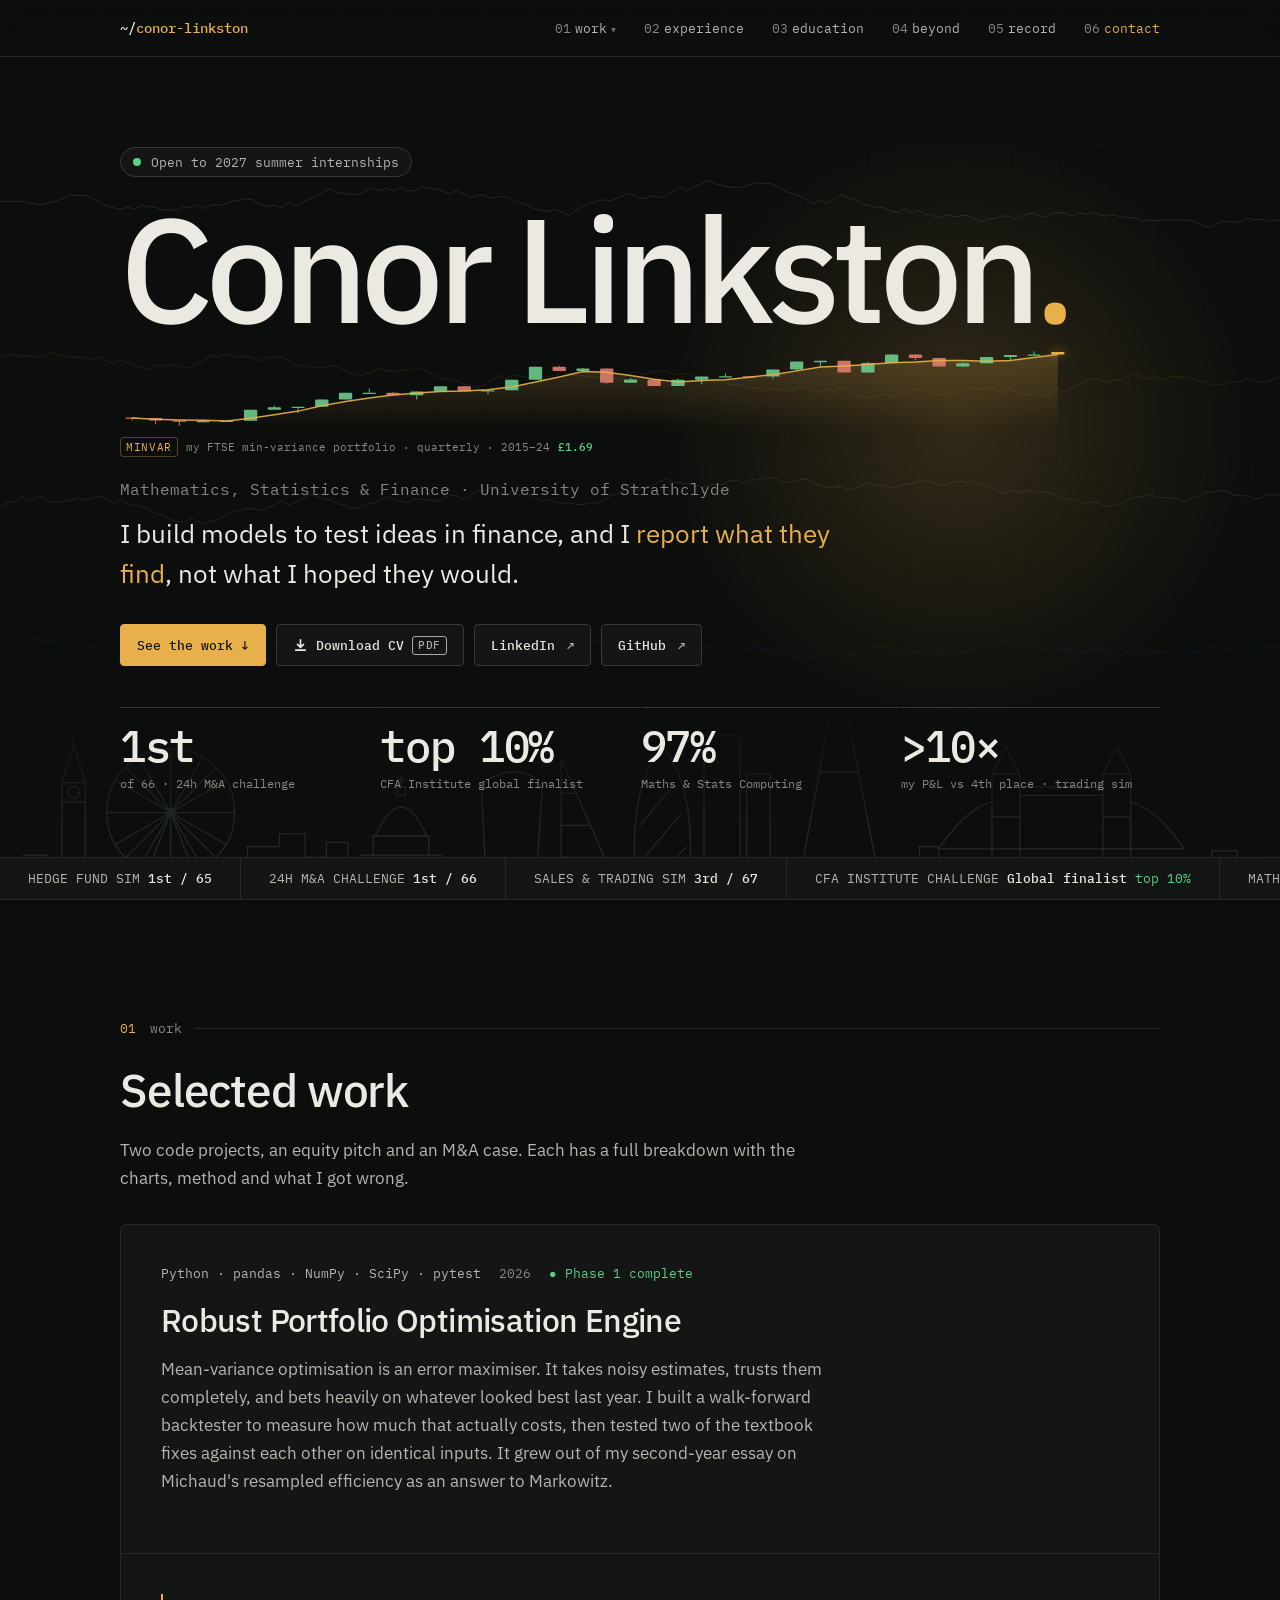
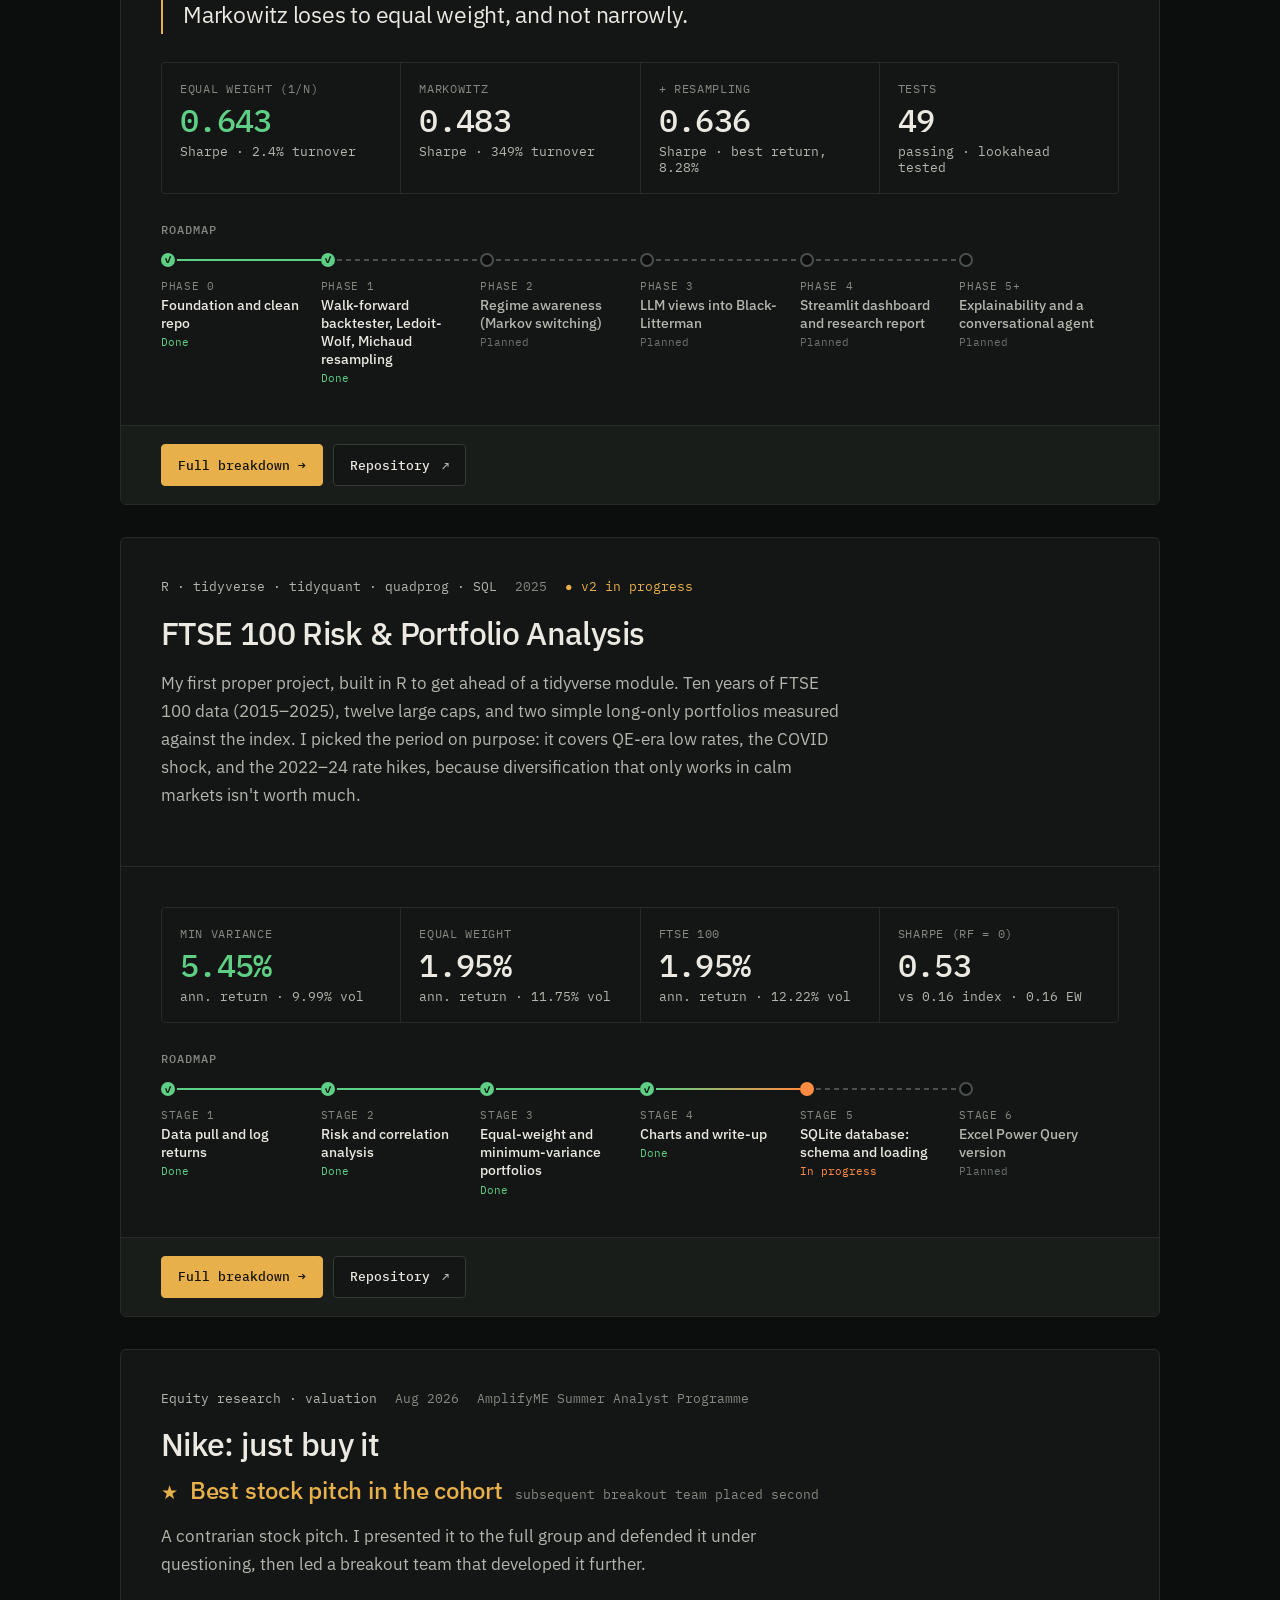
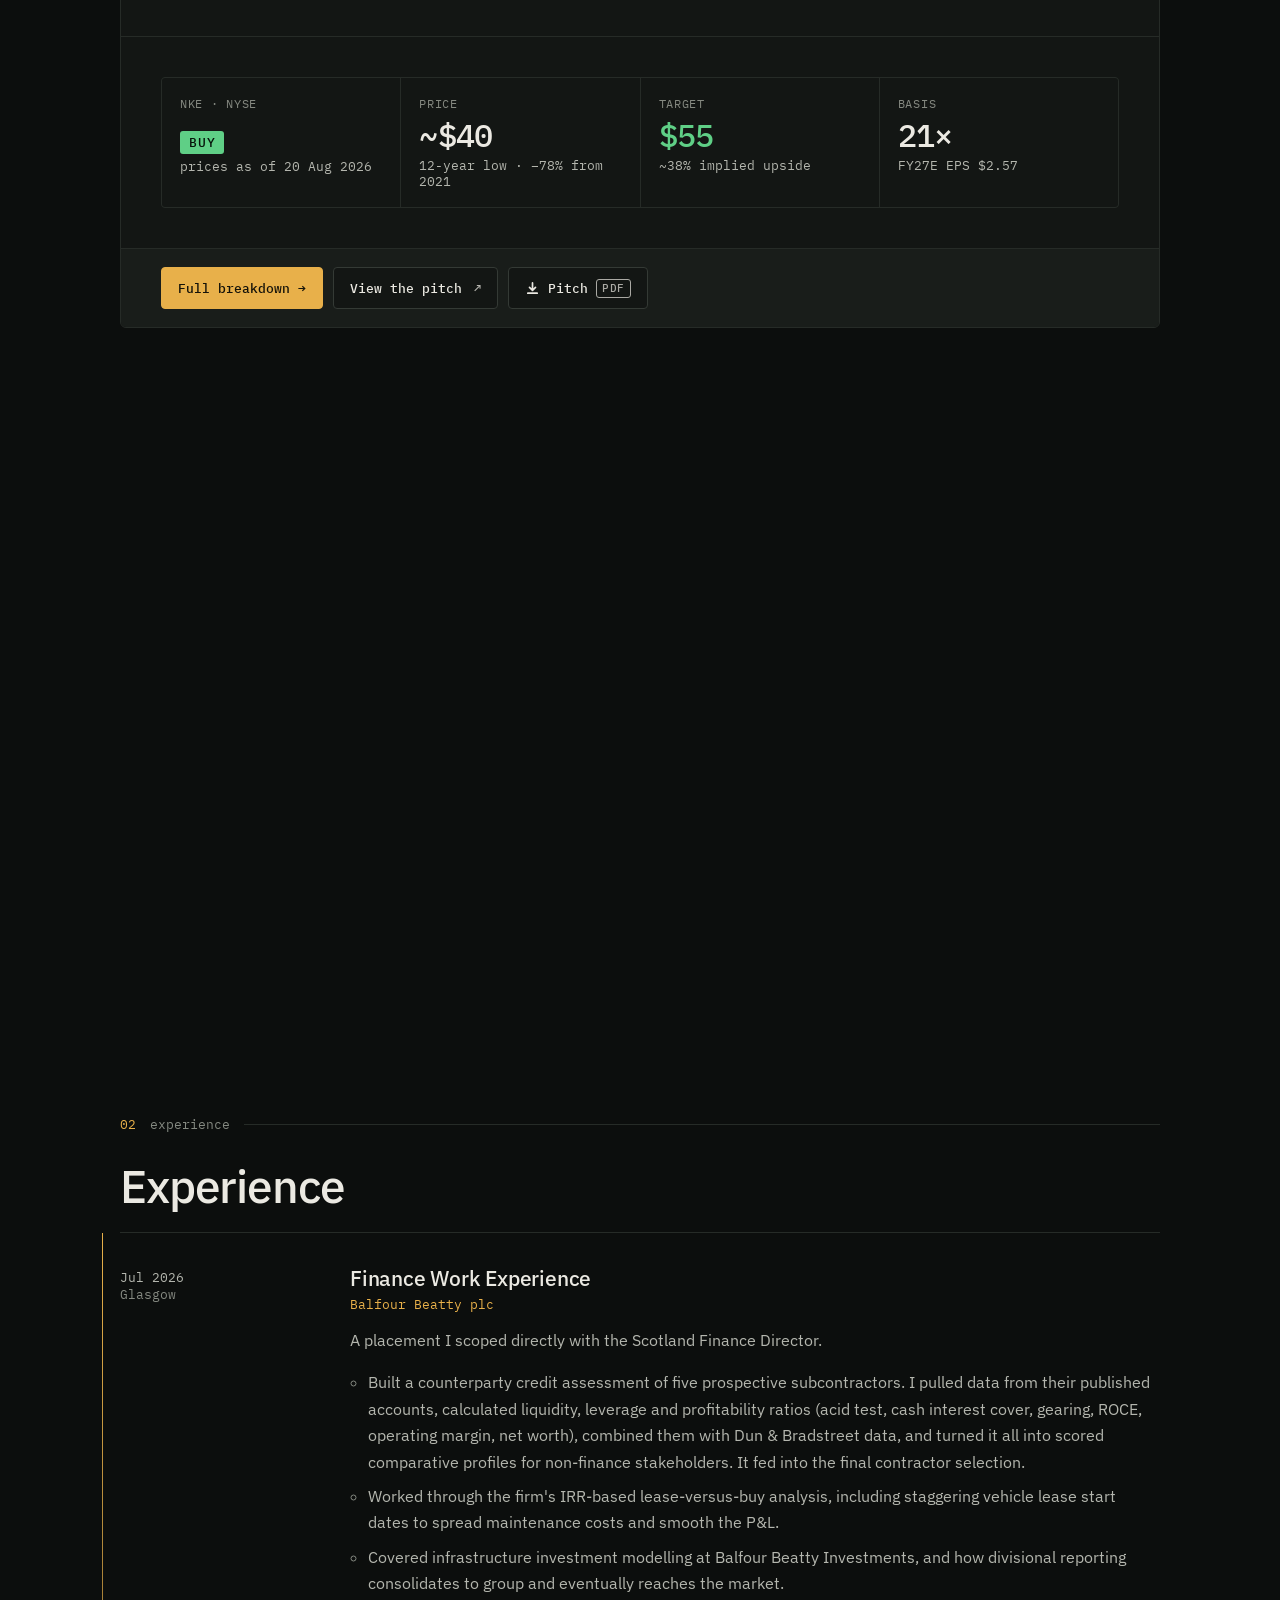
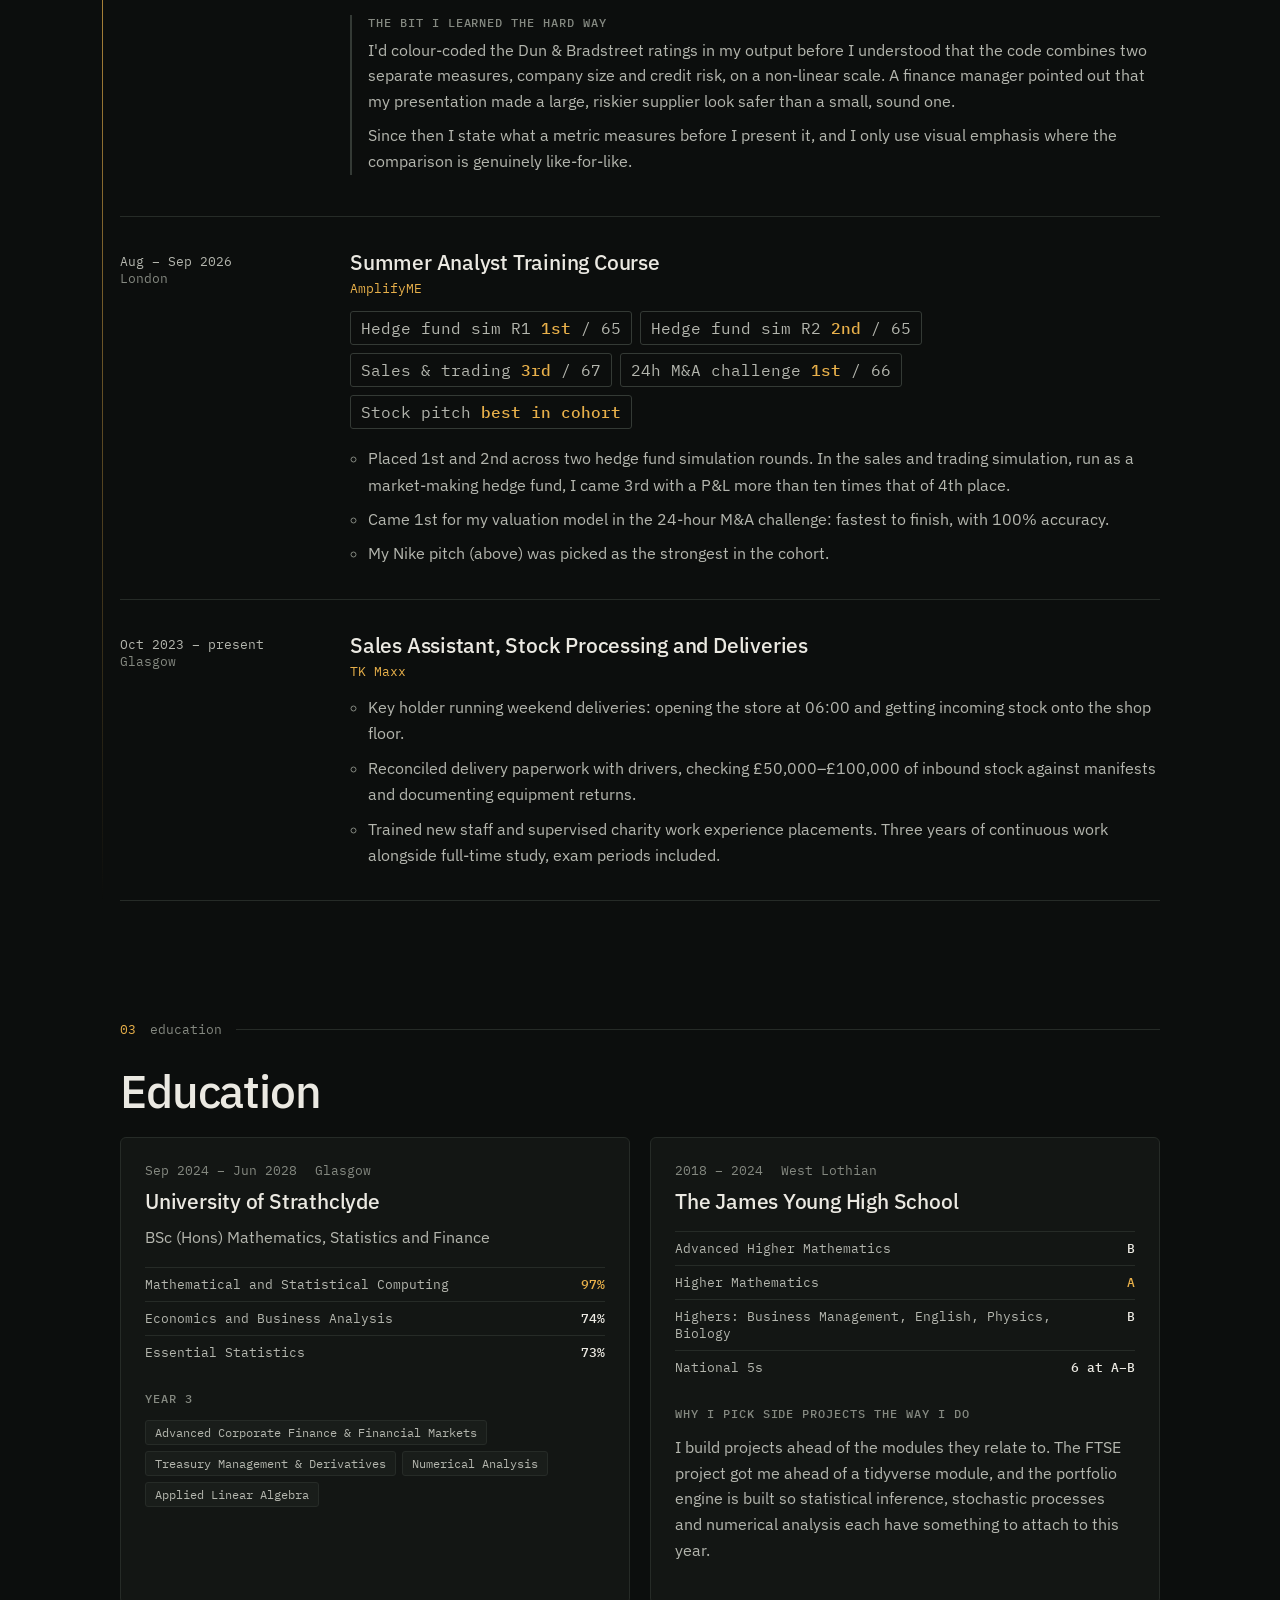
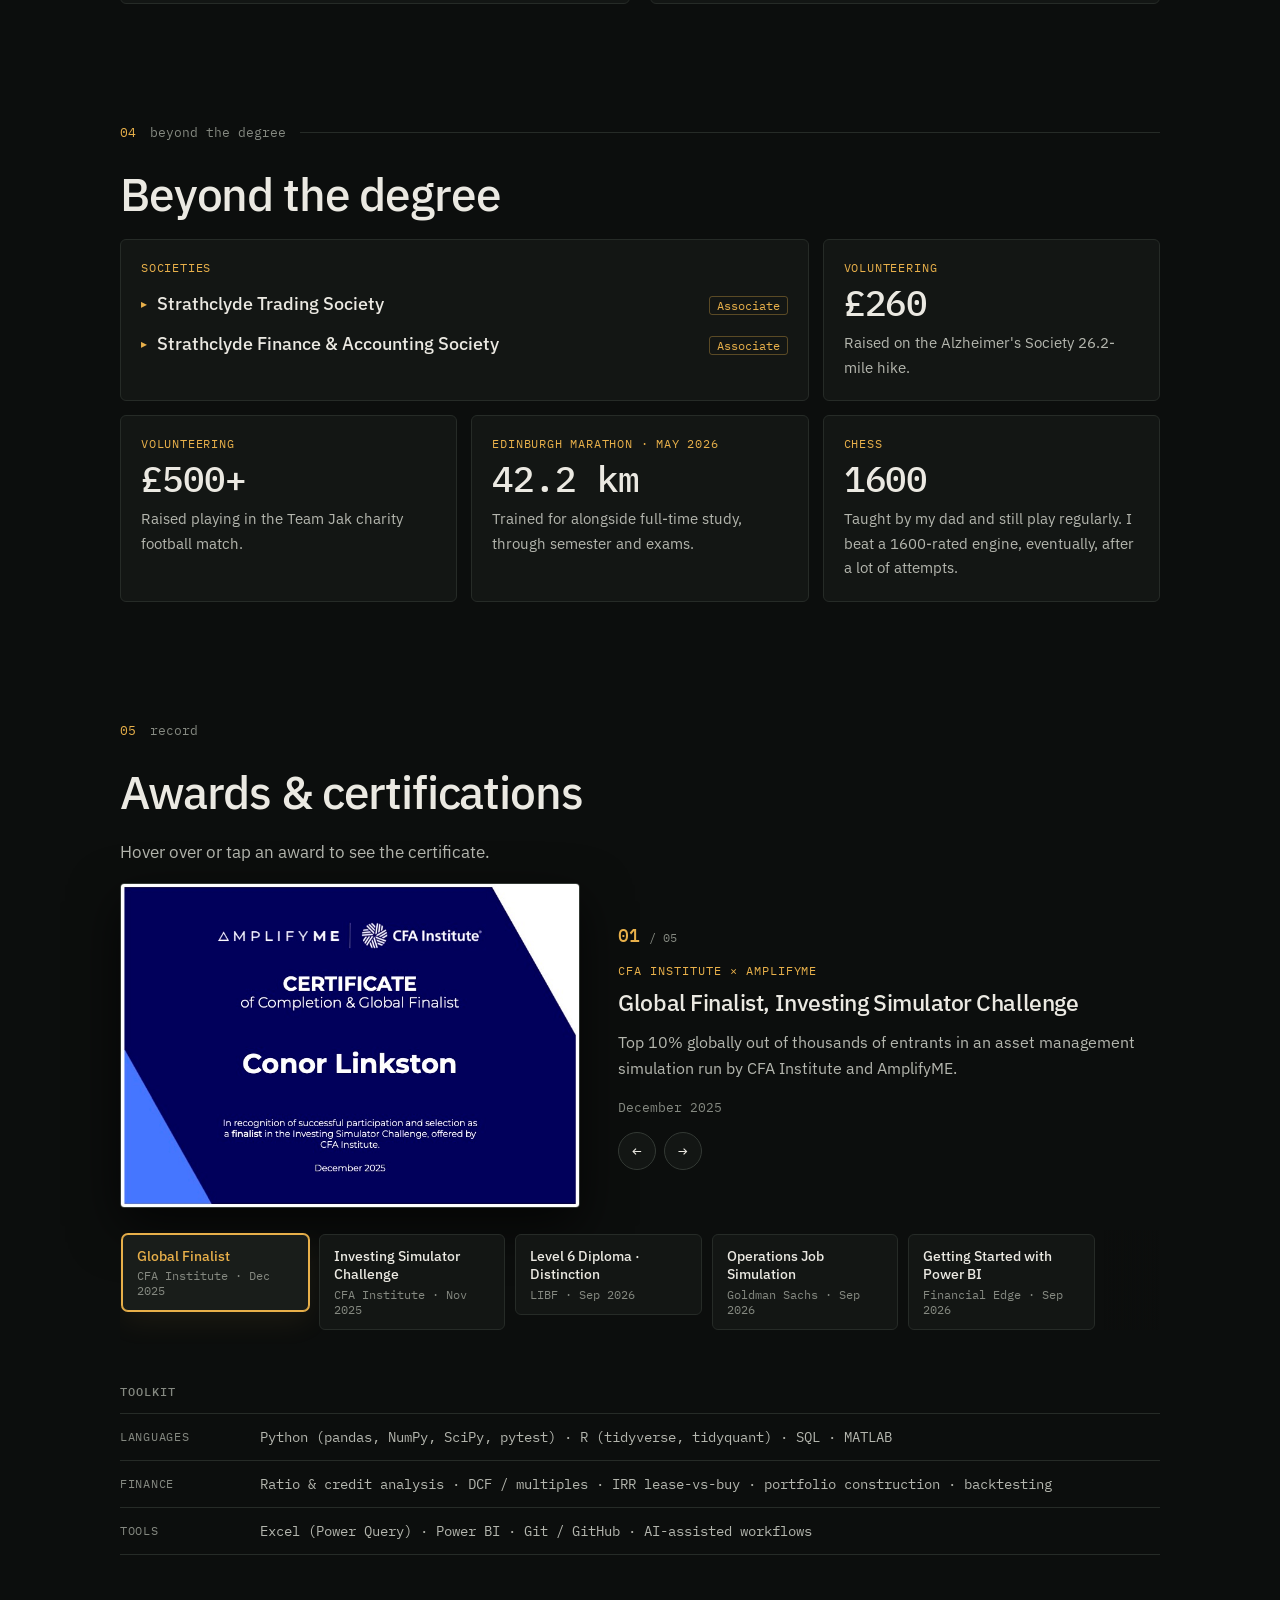
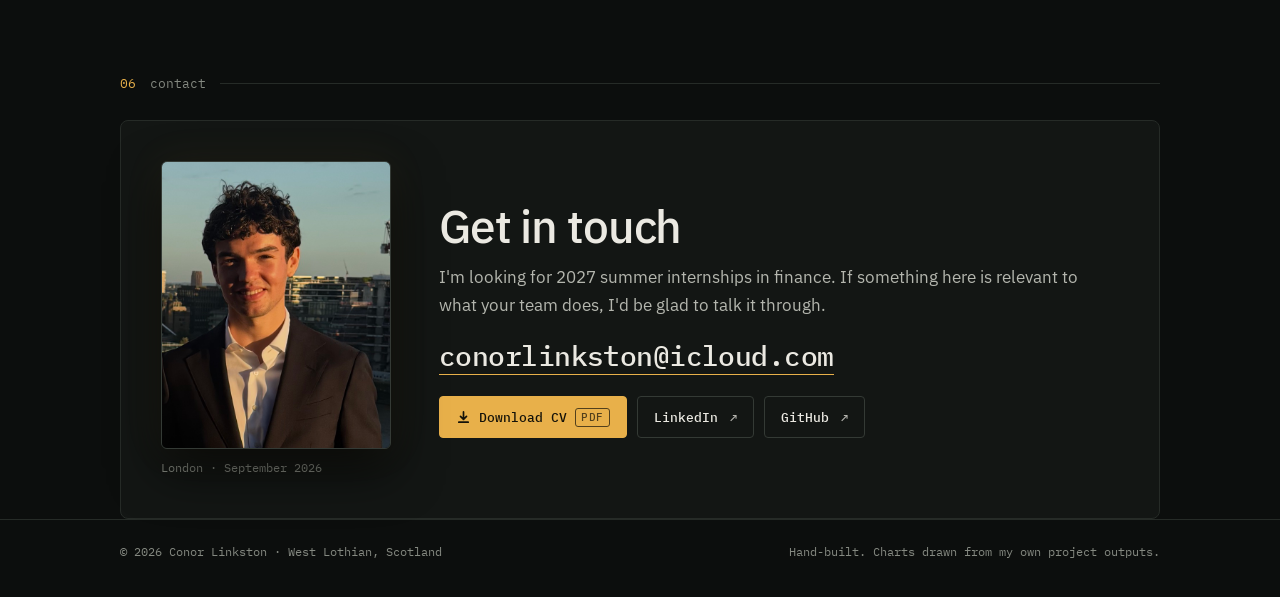
<file: index.html>
<!doctype html>
<html lang="en-GB">
<head>
  <meta charset="utf-8">
  <meta name="viewport" content="width=device-width, initial-scale=1">
  <meta name="color-scheme" content="dark">
  <meta name="theme-color" content="#0c0e0d">
  <title>Conor Linkston</title>
  <meta name="description" content="Conor Linkston: Mathematics, Statistics and Finance at the University of Strathclyde. Portfolio construction, equity research and finance work experience.">
  <link rel="canonical" href="https://conorlinkston.com/">
  <meta property="og:type" content="website">
  <meta property="og:title" content="Conor Linkston">
  <meta property="og:description" content="Maths, Statistics and Finance at Strathclyde. Portfolio construction, equity research and honest backtests.">
  <meta property="og:image" content="https://conorlinkston.com/assets/og.png">
  <meta property="og:url" content="https://conorlinkston.com/">
  <meta name="twitter:card" content="summary_large_image">
  <link rel="icon" href="data:image/svg+xml,%3Csvg xmlns='http://www.w3.org/2000/svg' viewBox='0 0 32 32'%3E%3Crect width='32' height='32' rx='4' fill='%230c0e0d'/%3E%3Ctext x='5' y='23' font-family='monospace' font-size='18' fill='%23e8b04a'%3Ecl%3C/text%3E%3C/svg%3E">
  <link rel="preconnect" href="https://fonts.googleapis.com">
  <link rel="preconnect" href="https://fonts.gstatic.com" crossorigin>
  <link href="https://fonts.googleapis.com/css2?family=IBM+Plex+Mono:wght@400;500&family=IBM+Plex+Sans:wght@400;500&display=swap" rel="stylesheet">
  <link rel="stylesheet" href="assets/style.css?v=15">
  <script data-goatcounter="https://conorlinkston.goatcounter.com/count" async src="//gc.zgo.at/count.js"></script>
</head>
<body>
<a class="skip" href="#main">Skip to content</a>
<div class="backdrop" aria-hidden="true">
  <canvas id="market"></canvas>
  <svg class="skyline" viewBox="0 0 1200 210" preserveAspectRatio="xMidYMax slice">
    <g fill="none" stroke="currentColor" stroke-width="1.2" stroke-linejoin="round" vector-effect="non-scaling-stroke">
      <!-- low buildings, left -->
      <path d="M0 200 V178 H22 V168 H44 V184 H58 V172"/>
      <!-- Elizabeth Tower -->
      <path d="M58 200 V100 H80 V200 M58 100 L69 64 L80 100 M69 64 V52 M58 118 H80"/><circle cx="69" cy="109" r="5.5"/>
      <!-- London Eye -->
      <circle cx="160" cy="128" r="60"/><circle cx="160" cy="128" r="4"/>
      <path d="M160 68 V188 M100 128 H220 M118 86 L202 170 M202 86 L118 170 M130 76 L190 180 M190 76 L130 180 M108 98 L212 158 M212 98 L108 158 M160 128 L132 200 M160 128 L188 200"/>
      <!-- mid buildings -->
      <path d="M232 200 V160 H262 V148 H286 V170 H306 V156 H326 V200"/>
      <!-- St Paul's -->
      <path d="M338 200 V168 H414 V200 M350 168 V150 H402 V168 M352 150 Q376 96 400 150 M372 112 H380 V104 H372 Z M376 104 V92 M372 97 H380"/>
      <!-- Walkie-Talkie -->
      <path d="M456 200 L452 118 Q448 94 478 90 Q510 90 508 112 L502 200"/>
      <!-- Cheesegrater -->
      <path d="M526 200 V78 L580 200 M526 110 L541 110 M526 140 L554 140 M526 170 L567 170"/>
      <!-- Gherkin -->
      <path d="M598 200 C590 150 596 96 621 66 C646 96 652 150 644 200 M604 170 L638 130 M600 140 L630 104 M608 196 L644 160"/>
      <!-- 22 Bishopsgate + towers -->
      <path d="M660 200 V56 H694 V200 M700 200 V92 H722 V200"/>
      <!-- The Shard -->
      <path d="M748 200 L782 14 L790 14 L826 200 M782 14 L778 4 M790 14 L795 2 M768 90 L806 90"/>
      <!-- low buildings -->
      <path d="M836 200 V172 H862 V160 H880 V200"/>
      <!-- Tower Bridge -->
      <path d="M880 162 H1110 M930 200 V92 H956 V200 M930 92 L943 66 L956 92 M1034 200 V92 H1060 V200 M1034 92 L1047 66 L1060 92 M956 104 H1034 M956 112 H1034 M880 162 Q906 124 930 118 M1060 118 Q1084 124 1110 162 M930 132 H956 M1034 132 H1060"/>
      <!-- low buildings, right -->
      <path d="M1110 200 V176 H1136 V164 H1160 V182 H1182 V170 H1200"/>
      <path d="M0 200 H1200"/>
    </g>
  </svg>
</div>

<header class="bar">
  <div class="wrap">
    <a class="brand" href="#top">~/<span>conor</span><span class="full">-linkston</span></a>
    <nav aria-label="Sections">
      <a href="#work"><b>01</b>work</a>
      <a href="#experience"><b>02</b>experience</a>
      <a href="#education"><b>03</b>education</a>
      <a href="#beyond"><b>04</b>beyond</a>
      <a href="#record"><b>05</b>record</a>
      <a href="#contact"><b>06</b>contact</a>
    </nav>
  </div>
</header>

<main id="main">

<!-- ============================ HERO ============================ -->
<section class="hero" id="top">
  <div class="glow" aria-hidden="true"></div>
  <div class="wrap hero-inner">
    <p class="avail"><i aria-hidden="true"></i>Open to 2027 summer internships</p>
    <h1 class="hero-name" aria-label="Conor Linkston">
      <span class="decode" data-text="Conor" aria-hidden="true">Conor</span>
      <span class="decode" data-text="Linkston" aria-hidden="true">Linkston</span><span class="dot" aria-hidden="true">.</span>
    </h1>
    <figure class="candles" aria-label="Quarterly candlestick chart of my FTSE minimum-variance portfolio, 2015 to 2024, growing from £1.00 to £1.69">
      <svg id="candles" viewBox="0 0 960 96" preserveAspectRatio="none" aria-hidden="true"></svg>
      <figcaption class="mono"><span class="tag">MINVAR</span><span class="cap">my FTSE min-variance portfolio<span class="cap-x"> · quarterly</span> · 2015–24</span><b id="candle-last">£1.69</b></figcaption>
    </figure>
    <p class="role"><span class="decode-line" data-text="Mathematics, Statistics & Finance · University of Strathclyde">Mathematics, Statistics &amp; Finance · University of Strathclyde</span></p>
    <p class="lede">I build models to test ideas in finance, and I <em>report what they find</em>, not what I hoped they would.</p>
    <div class="links">
      <a class="btn primary" href="#work">See the work <span class="down" aria-hidden="true">↓</span></a>
      <a class="btn dl" href="assets/Conor_Linkston_CV.pdf" download="Conor_Linkston_CV.pdf"><svg class="ico" viewBox="0 0 16 16" aria-hidden="true"><path d="M8 2v8m0 0-3.2-3.2M8 10l3.2-3.2M3 13h10"/></svg>Download CV <span class="sub">PDF</span></a>
      <a class="btn" href="https://www.linkedin.com/in/conorlinkston" target="_blank" rel="noopener noreferrer">LinkedIn</a>
      <a class="btn" href="https://github.com/conor8568" target="_blank" rel="noopener noreferrer">GitHub</a>
    </div>
  </div>

  <div class="wrap hero-stats" aria-label="Headline numbers">
    <div><span class="count" data-to="1" data-suffix="st">1st</span><small>of 66 · 24h M&amp;A challenge</small></div>
    <div><span class="count" data-to="10" data-prefix="top " data-suffix="%">top 10%</span><small>CFA Institute global finalist</small></div>
    <div><span class="count" data-to="97" data-suffix="%">97%</span><small>Maths &amp; Stats Computing</small></div>
    <div><span class="count" data-to="10" data-prefix="&gt;" data-suffix="×">&gt;10×</span><small>my P&amp;L vs 4th place · trading sim</small></div>
  </div>
</section>

<div class="ticker" aria-label="Selected results">
  <div class="ticker-track">
    <ul>
      <li>HEDGE FUND SIM <b>1st / 65</b></li>
      <li>24H M&amp;A CHALLENGE <b>1st / 66</b></li>
      <li>SALES &amp; TRADING SIM <b>3rd / 67</b></li>
      <li>CFA INSTITUTE CHALLENGE <b>Global finalist</b> <span class="up">top 10%</span></li>
      <li>MATHS &amp; STATS COMPUTING <b>97%</b></li>
      <li>1/N vs RESAMPLED <b>Sharpe 0.643 / 0.636</b></li>
      <li>NKE <b>BUY</b> <span class="up">▲ $55 target</span></li>
      <li>BEST STOCK PITCH <b>AmplifyME cohort</b></li>
      <li>LIBF LEVEL 6 DIPLOMA <b>Distinction</b></li>
    </ul>
    <ul aria-hidden="true">
      <li>HEDGE FUND SIM <b>1st / 65</b></li>
      <li>24H M&amp;A CHALLENGE <b>1st / 66</b></li>
      <li>SALES &amp; TRADING SIM <b>3rd / 67</b></li>
      <li>CFA INSTITUTE CHALLENGE <b>Global finalist</b> <span class="up">top 10%</span></li>
      <li>MATHS &amp; STATS COMPUTING <b>97%</b></li>
      <li>1/N vs RESAMPLED <b>Sharpe 0.643 / 0.636</b></li>
      <li>NKE <b>BUY</b> <span class="up">▲ $55 target</span></li>
      <li>BEST STOCK PITCH <b>AmplifyME cohort</b></li>
      <li>LIBF LEVEL 6 DIPLOMA <b>Distinction</b></li>
    </ul>
  </div>
</div>

<!-- ============================ WORK ============================ -->
<section class="block" id="work">
  <div class="wrap">
    <p class="label reveal"><b>01</b> work</p>
    <h2 class="reveal">Selected work</h2>
    <p class="prose reveal">Two code projects, an equity pitch and an M&amp;A case. Each has a full breakdown with the charts, method and what I got wrong.</p>

    <!-- ---------- PROJECT 1 ---------- -->
    <article class="project project-summary reveal" aria-labelledby="p1">
      <div class="project-head">
        <div class="meta">
          <span class="tag">Python · pandas · NumPy · SciPy · pytest</span>
          <span>2026</span>
          <span class="status">Phase 1 complete</span>
        </div>
        <h3 class="title" id="p1">Robust Portfolio Optimisation Engine</h3>
        <p class="prose">
          Mean-variance optimisation is an error maximiser. It takes noisy estimates, trusts them completely,
          and bets heavily on whatever looked best last year. I built a walk-forward backtester to measure
          how much that actually costs, then tested two of the textbook fixes against each other on identical inputs.
          It grew out of my second-year essay on Michaud's resampled efficiency as an answer to Markowitz.
        </p>
      </div>

      <div class="project-body">
        <p class="callout">Markowitz loses to equal weight, and not narrowly.</p>
        <div class="stats">
          <div class="stat"><div class="k">Equal weight (1/N)</div><div class="v up">0.643</div><div class="s">Sharpe · 2.4% turnover</div></div>
          <div class="stat"><div class="k">Markowitz</div><div class="v">0.483</div><div class="s">Sharpe · 349% turnover</div></div>
          <div class="stat"><div class="k">+ Resampling</div><div class="v">0.636</div><div class="s">Sharpe · best return, 8.28%</div></div>
          <div class="stat"><div class="k">Tests</div><div class="v">49</div><div class="s">passing · lookahead tested</div></div>
        </div>
        <div class="roadmap-wrap">
          <h4>Roadmap</h4>
          <ol class="roadmap" aria-label="Robust portfolio roadmap">
          <li class="done"><span class="dot" aria-hidden="true"></span><span class="ph">Phase 0</span><b>Foundation and clean repo</b><span class="st">Done</span></li>
          <li class="done"><span class="dot" aria-hidden="true"></span><span class="ph">Phase 1</span><b>Walk-forward backtester, Ledoit-Wolf, Michaud resampling</b><span class="st">Done</span></li>
          <li class="next"><span class="dot" aria-hidden="true"></span><span class="ph">Phase 2</span><b>Regime awareness (Markov switching)</b><span class="st">Planned</span></li>
          <li class="next"><span class="dot" aria-hidden="true"></span><span class="ph">Phase 3</span><b>LLM views into Black-Litterman</b><span class="st">Planned</span></li>
          <li class="next"><span class="dot" aria-hidden="true"></span><span class="ph">Phase 4</span><b>Streamlit dashboard and research report</b><span class="st">Planned</span></li>
          <li class="next"><span class="dot" aria-hidden="true"></span><span class="ph">Phase 5+</span><b>Explainability and a conversational agent</b><span class="st">Planned</span></li>
          </ol>
        </div>
      </div>

      <div class="project-foot">
        <a class="btn primary" href="/robust-portfolio/">Full breakdown <span class="down" aria-hidden="true">→</span></a>
        <a class="btn" href="https://github.com/conor8568/robust-portfolio-optimisation" target="_blank" rel="noopener noreferrer">Repository</a>
      </div>
    </article>

    <!-- ---------- PROJECT 2 ---------- -->
    <article class="project project-summary reveal" aria-labelledby="p2">
      <div class="project-head">
        <div class="meta">
          <span class="tag">R · tidyverse · tidyquant · quadprog · SQL</span>
          <span>2025</span>
          <span class="status wip">v2 in progress</span>
        </div>
        <h3 class="title" id="p2">FTSE 100 Risk &amp; Portfolio Analysis</h3>
        <p class="prose">
          My first proper project, built in R to get ahead of a tidyverse module. Ten years of FTSE 100 data
          (2015–2025), twelve large caps, and two simple long-only portfolios measured against the index.
          I picked the period on purpose: it covers QE-era low rates, the COVID shock, and the 2022–24 rate hikes,
          because diversification that only works in calm markets isn't worth much.
        </p>
      </div>

      <div class="project-body">
        <div class="stats">
          <div class="stat"><div class="k">Min variance</div><div class="v up">5.45%</div><div class="s">ann. return · 9.99% vol</div></div>
          <div class="stat"><div class="k">Equal weight</div><div class="v">1.95%</div><div class="s">ann. return · 11.75% vol</div></div>
          <div class="stat"><div class="k">FTSE 100</div><div class="v">1.95%</div><div class="s">ann. return · 12.22% vol</div></div>
          <div class="stat"><div class="k">Sharpe (rf = 0)</div><div class="v">0.53</div><div class="s">vs 0.16 index · 0.16 EW</div></div>
        </div>
        <div class="roadmap-wrap">
          <h4>Roadmap</h4>
          <ol class="roadmap" aria-label="FTSE project roadmap">
          <li class="done"><span class="dot" aria-hidden="true"></span><span class="ph">Stage 1</span><b>Data pull and log returns</b><span class="st">Done</span></li>
          <li class="done"><span class="dot" aria-hidden="true"></span><span class="ph">Stage 2</span><b>Risk and correlation analysis</b><span class="st">Done</span></li>
          <li class="done"><span class="dot" aria-hidden="true"></span><span class="ph">Stage 3</span><b>Equal-weight and minimum-variance portfolios</b><span class="st">Done</span></li>
          <li class="done"><span class="dot" aria-hidden="true"></span><span class="ph">Stage 4</span><b>Charts and write-up</b><span class="st">Done</span></li>
          <li class="now"><span class="dot" aria-hidden="true"></span><span class="ph">Stage 5</span><b>SQLite database: schema and loading</b><span class="st">In progress</span></li>
          <li class="next"><span class="dot" aria-hidden="true"></span><span class="ph">Stage 6</span><b>Excel Power Query version</b><span class="st">Planned</span></li>
          </ol>
        </div>
      </div>

      <div class="project-foot">
        <a class="btn primary" href="/ftse-portfolio/">Full breakdown <span class="down" aria-hidden="true">→</span></a>
        <a class="btn" href="https://github.com/conor8568/ftse-portfolio-analysis" target="_blank" rel="noopener noreferrer">Repository</a>
      </div>
    </article>

    <!-- ---------- PROJECT 3 ---------- -->
    <article class="project project-summary reveal" aria-labelledby="p3">
      <div class="project-head">
        <div class="meta">
          <span class="tag">Equity research · valuation</span>
          <span>Aug 2026</span>
          <span>AmplifyME Summer Analyst Programme</span>
        </div>
        <h3 class="title" id="p3">Nike: just buy it</h3>
        <p class="award-line"><span class="trophy" aria-hidden="true">★</span>Best stock pitch in the cohort<span class="win-sub">subsequent breakout team placed second</span></p>
        <p class="prose">
          A contrarian stock pitch. I presented it to the full group and defended it under questioning,
          then led a breakout team that developed it further.
        </p>
      </div>

      <div class="project-body">
        <div class="stats">
          <div class="stat"><div class="k">NKE · NYSE</div><div class="v"><span class="rating"><span class="buy">BUY</span></span></div><div class="s">prices as of 20 Aug 2026</div></div>
          <div class="stat"><div class="k">Price</div><div class="v">~$40</div><div class="s">12-year low · −78% from 2021</div></div>
          <div class="stat"><div class="k">Target</div><div class="v up">$55</div><div class="s">~38% implied upside</div></div>
          <div class="stat"><div class="k">Basis</div><div class="v">21×</div><div class="s">FY27E EPS $2.57</div></div>
        </div>
      </div>

      <div class="project-foot">
        <a class="btn primary" href="/nike-stock-pitch/">Full breakdown <span class="down" aria-hidden="true">→</span></a>
        <a class="btn" href="/assets/Conor_Linkston_Nike_Pitch.pdf" target="_blank" rel="noopener noreferrer">View the pitch</a>
        <a class="btn dl" href="/assets/Conor_Linkston_Nike_Pitch.pdf" download="Conor_Linkston_Nike_Pitch.pdf"><svg class="ico" viewBox="0 0 16 16" aria-hidden="true"><path d="M8 2v8m0 0-3.2-3.2M8 10l3.2-3.2M3 13h10"/></svg>Pitch <span class="sub">PDF</span></a>
      </div>
    </article>

    <!-- ---------- PROJECT 4 ---------- -->
    <article class="project project-summary reveal" aria-labelledby="p4">
      <div class="project-head">
        <div class="meta">
          <span class="tag">Three-statement model · DCF · comps · sum of the parts · accretion/dilution</span>
          <span>Sep 2026</span>
        </div>
        <h3 class="title" id="p4">Disney: worth more in pieces?</h3>
        <p class="award-line"><span class="trophy" aria-hidden="true">★</span>1st of 66<span class="win-sub">fastest to finish · 100% accuracy</span></p>
        <p class="prose">
          AmplifyME's 24-hour M&amp;A challenge. The brief was a full valuation of Disney, a test of whether a three-way
          break-up unlocks value, and a look at buying Electronic Arts.
          The question underneath it all: is Disney worth more as three businesses than as one, and if the market is discounting it,
          is buying EA a better use of its shares?
        </p>
      </div>

      <div class="project-body">
        <div class="stats">
          <div class="stat"><div class="k">Share price</div><div class="v">$106.16</div><div class="s">12 May 2026</div></div>
          <div class="stat"><div class="k">Blended fair value</div><div class="v up">$132.98</div><div class="s">DCF · EV/revenue · EV/EBITDA</div></div>
          <div class="stat"><div class="k">Break-up</div><div class="v">−$8.35</div><div class="s">per share, like for like</div></div>
          <div class="stat"><div class="k">EA deal</div><div class="v">−19.3%</div><div class="s">EPS dilution in year one</div></div>
        </div>
      </div>

      <div class="project-foot">
        <a class="btn primary" href="/disney-ma/">Full breakdown <span class="down" aria-hidden="true">→</span></a>
      </div>
    </article>
  </div>
</section>

<!-- ============================ EXPERIENCE ============================ -->
<section class="block" id="experience">
  <div class="wrap">
    <p class="label reveal"><b>02</b> experience</p>
    <h2 class="reveal">Experience</h2>
    <ol class="timeline">
      <li class="reveal">
        <div class="when"><b>Jul 2026</b>Glasgow</div>
        <div>
          <h3>Finance Work Experience</h3>
          <p class="org">Balfour Beatty plc</p>
          <p>A placement I scoped directly with the Scotland Finance Director.</p>
          <ul class="pts">
            <li>Built a counterparty credit assessment of five prospective subcontractors. I pulled data from their published accounts, calculated liquidity, leverage and profitability ratios (acid test, cash interest cover, gearing, ROCE, operating margin, net worth), combined them with Dun &amp; Bradstreet data, and turned it all into scored comparative profiles for non-finance stakeholders. It fed into the final contractor selection.</li>
            <li>Worked through the firm's IRR-based lease-versus-buy analysis, including staggering vehicle lease start dates to spread maintenance costs and smooth the P&amp;L.</li>
            <li>Covered infrastructure investment modelling at Balfour Beatty Investments, and how divisional reporting consolidates to group and eventually reaches the market.</li>
          </ul>
          <div class="lesson-box">
            <h4>The bit I learned the hard way</h4>
            <p>I'd colour-coded the Dun &amp; Bradstreet ratings in my output before I understood that the code combines two separate measures, company size and credit risk, on a non-linear scale. A finance manager pointed out that my presentation made a large, riskier supplier look safer than a small, sound one.</p>
            <p>Since then I state what a metric measures before I present it, and I only use visual emphasis where the comparison is genuinely like-for-like.</p>
          </div>
        </div>
      </li>
      <li class="reveal">
        <div class="when"><b>Aug – Sep 2026</b>London</div>
        <div>
          <h3>Summer Analyst Training Course</h3>
          <p class="org">AmplifyME</p>
          <ul class="scores">
            <li>Hedge fund sim R1 <b>1st</b> / 65</li>
            <li>Hedge fund sim R2 <b>2nd</b> / 65</li>
            <li>Sales &amp; trading <b>3rd</b> / 67</li>
            <li>24h M&amp;A challenge <b>1st</b> / 66</li>
            <li>Stock pitch <b>best in cohort</b></li>
          </ul>
          <ul class="pts">
            <li>Placed 1st and 2nd across two hedge fund simulation rounds. In the sales and trading simulation, run as a market-making hedge fund, I came 3rd with a P&amp;L more than ten times that of 4th place.</li>
            <li>Came 1st for my valuation model in the 24-hour M&amp;A challenge: fastest to finish, with 100% accuracy.</li>
            <li>My Nike pitch (above) was picked as the strongest in the cohort.</li>
          </ul>
        </div>
      </li>
      <li class="reveal">
        <div class="when"><b>Oct 2023 – present</b>Glasgow</div>
        <div>
          <h3>Sales Assistant, Stock Processing and Deliveries</h3>
          <p class="org">TK Maxx</p>
          <ul class="pts">
            <li>Key holder running weekend deliveries: opening the store at 06:00 and getting incoming stock onto the shop floor.</li>
            <li>Reconciled delivery paperwork with drivers, checking £50,000–£100,000 of inbound stock against manifests and documenting equipment returns.</li>
            <li>Trained new staff and supervised charity work experience placements. Three years of continuous work alongside full-time study, exam periods included.</li>
          </ul>
        </div>
      </li>
    </ol>
  </div>
</section>

<!-- ============================ EDUCATION ============================ -->
<section class="block" id="education">
  <div class="wrap">
    <p class="label reveal"><b>03</b> education</p>
    <h2 class="reveal">Education</h2>
    <div class="edu">
      <div class="card reveal">
        <div class="meta"><span>Sep 2024 – Jun 2028</span><span>Glasgow</span></div>
        <h3>University of Strathclyde</h3>
        <p>BSc (Hons) Mathematics, Statistics and Finance</p>
        <ul class="grades">
          <li>Mathematical and Statistical Computing <b class="top">97%</b></li>
          <li>Economics and Business Analysis <b>74%</b></li>
          <li>Essential Statistics <b>73%</b></li>
        </ul>
        <h4 style="margin-top:22px">Year 3</h4>
        <ul class="chips">
          <li>Advanced Corporate Finance &amp; Financial Markets</li>
          <li>Treasury Management &amp; Derivatives</li>
          <li>Numerical Analysis</li>
          <li>Applied Linear Algebra</li>
        </ul>
      </div>
      <div class="card reveal">
        <div class="meta"><span>2018 – 2024</span><span>West Lothian</span></div>
        <h3>The James Young High School</h3>
        <ul class="grades">
          <li>Advanced Higher Mathematics <b>B</b></li>
          <li>Higher Mathematics <b class="top">A</b></li>
          <li>Highers: Business Management, English, Physics, Biology <b>B</b></li>
          <li>National 5s <b>6 at A–B</b></li>
        </ul>
        <h4 style="margin-top:22px">Why I pick side projects the way I do</h4>
        <p>I build projects ahead of the modules they relate to. The FTSE project got me ahead of a tidyverse module, and the portfolio engine is built so statistical inference, stochastic processes and numerical analysis each have something to attach to this year.</p>
      </div>
    </div>
  </div>
</section>

<!-- ============================ RECORD ============================ -->
<section class="block" id="beyond">
  <div class="wrap">
    <p class="label reveal"><b>04</b> beyond the degree</p>
    <h2 class="reveal">Beyond the degree</h2>
    <div class="beyond reveal">
      <div class="bcard wide">
        <span class="k">Societies</span>
        <ul class="soc">
          <li><b>Strathclyde Trading Society</b><span class="pos">Associate</span></li>
          <li><b>Strathclyde Finance &amp; Accounting Society</b><span class="pos">Associate</span></li>
        </ul>
      </div>
      <div class="bcard">
        <span class="k">Volunteering</span>
        <span class="big-n">£260</span>
        <p>Raised on the Alzheimer's Society 26.2-mile hike.</p>
      </div>
      <div class="bcard">
        <span class="k">Volunteering</span>
        <span class="big-n">£500+</span>
        <p>Raised playing in the Team Jak charity football match.</p>
      </div>
      <div class="bcard">
        <span class="k">Edinburgh Marathon · May 2026</span>
        <span class="big-n">42.2 km</span>
        <p>Trained for alongside full-time study, through semester and exams.</p>
      </div>
      <div class="bcard">
        <span class="k">Chess</span>
        <span class="big-n">1600</span>
        <p>Taught by my dad and still play regularly. I beat a 1600-rated engine, eventually, after a lot of attempts.</p>
      </div>
    </div>
  </div>
</section>

<section class="block" id="record">
  <div class="wrap">
    <p class="label reveal"><b>05</b> record</p>
    <h2 class="reveal">Awards &amp; certifications</h2>
    <p class="prose reveal">Hover over or tap an award to see the certificate.</p>

    <div class="showcase reveal">
      <div class="viewer">
        <figure class="cert is-on" data-cert="cfa">
          <img src="assets/cfa-finalist.jpg" alt="AmplifyME and CFA Institute certificate of completion and global finalist, Investing Simulator Challenge, awarded to Conor Linkston, December 2025" width="764" height="540">
        </figure>
        <figure class="cert" data-cert="cfa-completion">
          <img src="assets/cert-cfa-completion.jpg" alt="AmplifyME and CFA Institute certificate of completion, Investing Simulator Challenge, awarded to Conor Linkston, November 2025" width="1176" height="816">
        </figure>
        <figure class="cert" data-cert="libf">
          <img class="portrait" src="assets/cert-libf.jpg" alt="AmplifyME certificate: Conor Linkston has achieved the grade Distinction, Level 6 Diploma in Applied Finance, September 2026, LIBF accredited learning programme" width="1132" height="1600">
        </figure>
        <figure class="cert" data-cert="forage">
          <img src="assets/cert-forage.jpg" alt="Goldman Sachs Operations Job Simulation certificate of completion via Forage, awarded to Conor Linkston, 3 September 2026" width="1600" height="1130">
        </figure>
        <figure class="cert" data-cert="powerbi">
          <img src="assets/cert-powerbi.jpg" alt="Financial Edge playlist certificate, Getting Started with Power BI, awarded to Conor Linkston, 3 September 2026" width="1600" height="1131">
        </figure>
      </div>

      <div class="detail" aria-live="polite">
        <p class="count-line mono"><b id="cert-n">01</b> / <span id="cert-total">04</span></p>
        <p class="issuer mono" id="cert-issuer"></p>
        <h3 id="cert-title"></h3>
        <p id="cert-desc"></p>
        <p class="when mono" id="cert-date"></p>
        <div class="nav-btns">
          <button type="button" class="arrow" data-step="-1" aria-label="Previous certificate">←</button>
          <button type="button" class="arrow" data-step="1" aria-label="Next certificate">→</button>
        </div>
      </div>
    </div>

    <div class="rail-wrap reveal">
      <ul class="rail" aria-label="Certificates">
        <li><button type="button" class="card-btn" data-show="cfa" aria-current="true"
            data-issuer="CFA Institute × AmplifyME" data-date="December 2025"
            data-title="Global Finalist, Investing Simulator Challenge"
            data-desc="Top 10% globally out of thousands of entrants in an asset management simulation run by CFA Institute and AmplifyME.">
          <span class="ct">Global Finalist</span><span class="cm">CFA Institute · Dec 2025</span>
        </button></li>
        <li><button type="button" class="card-btn" data-show="cfa-completion"
            data-issuer="CFA Institute × AmplifyME" data-date="November 2025"
            data-title="Investing Simulator Challenge, Certificate of Completion"
            data-desc="Awarded for taking part in the CFA Institute Investing Simulator Challenge. A month later I was selected as a global finalist.">
          <span class="ct">Investing Simulator Challenge</span><span class="cm">CFA Institute · Nov 2025</span>
        </button></li>
        <li><button type="button" class="card-btn" data-show="libf"
            data-issuer="AmplifyME × LIBF" data-date="September 2026"
            data-title="Level 6 Diploma in Applied Finance, with Distinction"
            data-desc="Awarded through the AmplifyME Summer Analyst programme and accredited by the London Institute of Banking &amp; Finance.">
          <span class="ct">Level 6 Diploma · Distinction</span><span class="cm">LIBF · Sep 2026</span>
        </button></li>
        <li><button type="button" class="card-btn" data-show="forage"
            data-issuer="Goldman Sachs × Forage" data-date="September 2026"
            data-title="Operations Job Simulation"
            data-desc="Practical tasks on the foundations of operations and on facilitating ultra-high-net-worth transactions.">
          <span class="ct">Operations Job Simulation</span><span class="cm">Goldman Sachs · Sep 2026</span>
        </button></li>
        <li><button type="button" class="card-btn" data-show="powerbi"
            data-issuer="Financial Edge" data-date="September 2026"
            data-title="Getting Started with Power BI"
            data-desc="Financial Edge training playlist introducing Power BI for reporting and dashboards.">
          <span class="ct">Getting Started with Power BI</span><span class="cm">Financial Edge · Sep 2026</span>
        </button></li>
      </ul>
    </div>

    <div class="skills reveal">
      <h4>Toolkit</h4>
      <dl>
        <dt>Languages</dt><dd>Python (pandas, NumPy, SciPy, pytest) · R (tidyverse, tidyquant) · SQL · MATLAB</dd>
        <dt>Finance</dt><dd>Ratio &amp; credit analysis · DCF / multiples · IRR lease-vs-buy · portfolio construction · backtesting</dd>
        <dt>Tools</dt><dd>Excel (Power Query) · Power BI · Git / GitHub · AI-assisted workflows</dd>
      </dl>
    </div>
  </div>
</section>

<!-- ============================ CONTACT ============================ -->
<section class="block contact" id="contact">
  <div class="wrap">
    <p class="label reveal"><b>06</b> contact</p>
    <div class="contact-grid">
      <figure class="portrait-card reveal">
        <img src="assets/conor.jpg" alt="Conor Linkston in a dark suit on a rooftop terrace in London at sunset" width="640" height="800" loading="lazy">
        <figcaption class="mono">London · September 2026</figcaption>
      </figure>
      <div>
        <h2 class="reveal">Get in touch</h2>
        <p class="prose reveal">I'm looking for 2027 summer internships in finance. If something here is relevant to what your team does, I'd be glad to talk it through.</p>
        <p class="reveal" style="margin-top:28px"><a class="big-link" href="mailto:conorlinkston@icloud.com">conorlinkston@icloud.com</a></p>
        <div class="links reveal" style="margin-top:28px">
          <a class="btn primary dl" href="assets/Conor_Linkston_CV.pdf" download="Conor_Linkston_CV.pdf"><svg class="ico" viewBox="0 0 16 16" aria-hidden="true"><path d="M8 2v8m0 0-3.2-3.2M8 10l3.2-3.2M3 13h10"/></svg>Download CV <span class="sub">PDF</span></a>
          <a class="btn" href="https://www.linkedin.com/in/conorlinkston" target="_blank" rel="noopener noreferrer">LinkedIn</a>
          <a class="btn" href="https://github.com/conor8568" target="_blank" rel="noopener noreferrer">GitHub</a>
        </div>
      </div>
    </div>
  </div>
</section>

</main>

<footer>
  <div class="wrap">
    <span>© 2026 Conor Linkston · West Lothian, Scotland</span>
    <span>Hand-built. Charts drawn from my own project outputs.</span>
  </div>
</footer>

<script src="assets/data.js?v=13"></script>
<script src="assets/charts.js?v=13"></script>
<script src="assets/site.js?v=14"></script>
</body>
</html>
</file>
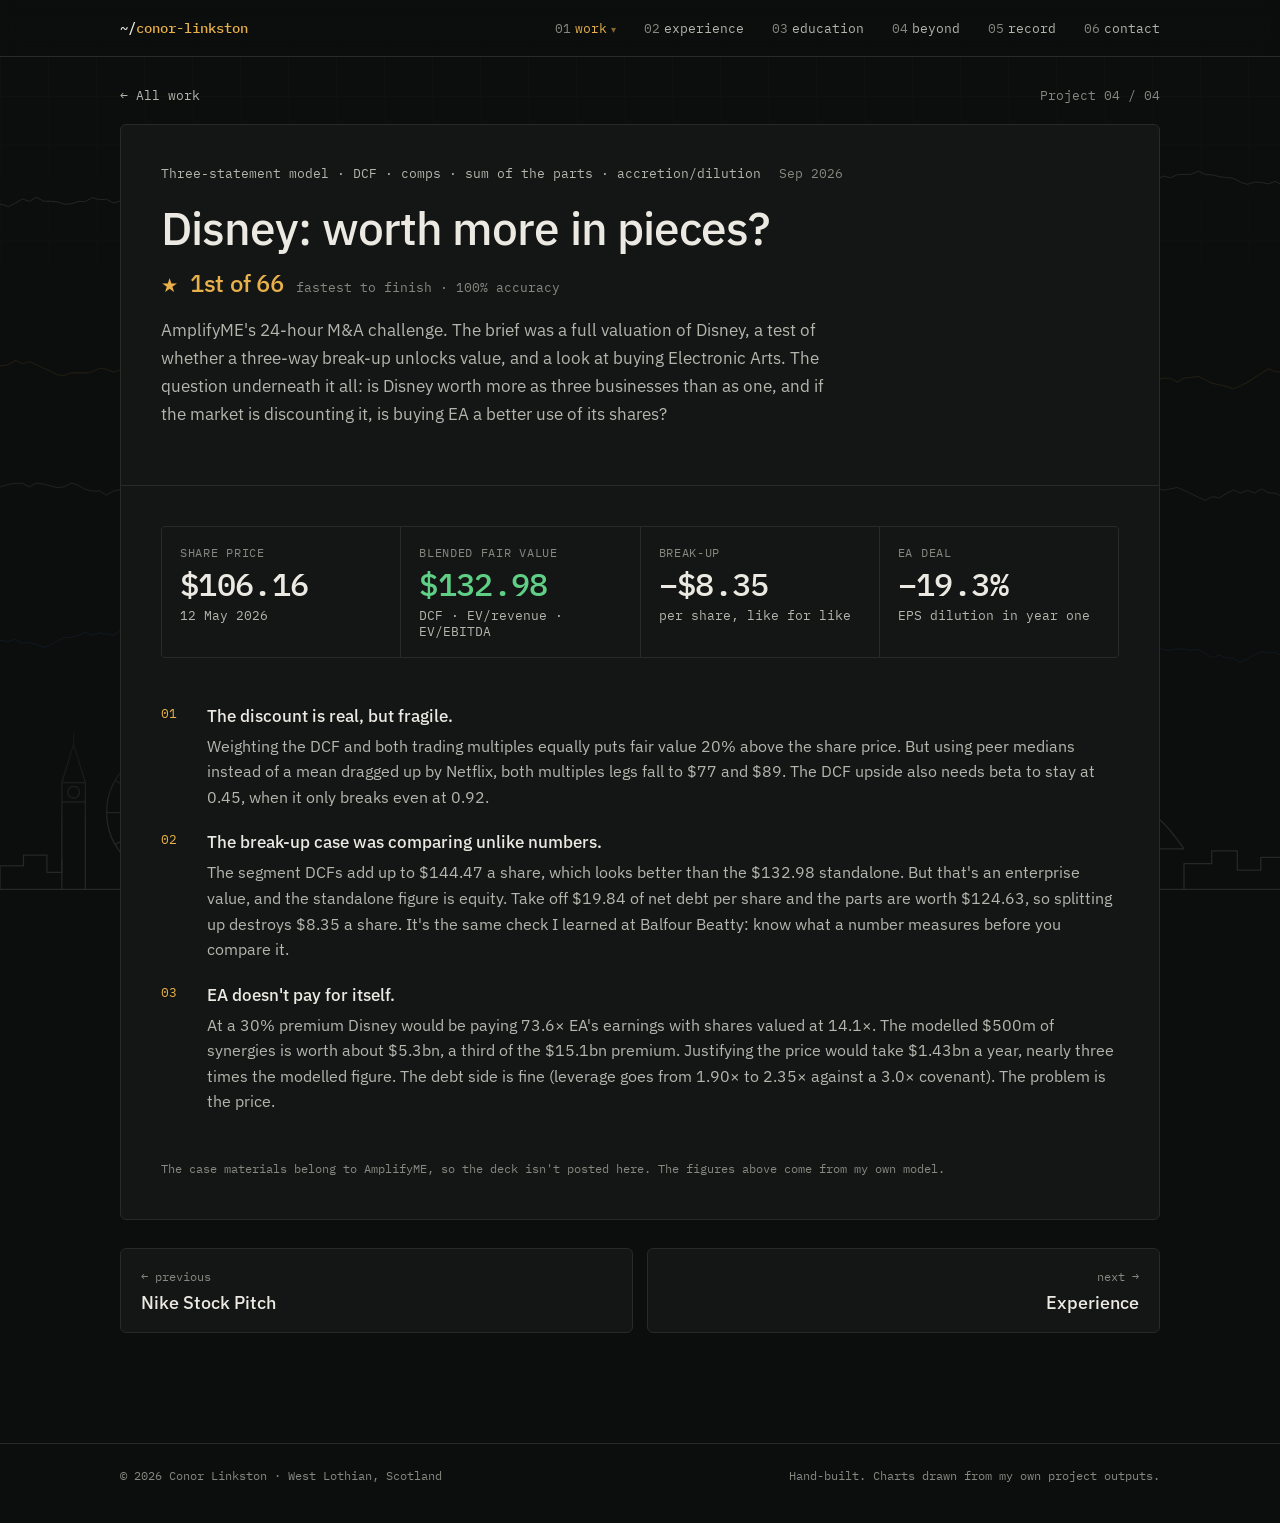
<file: disney-ma/index.html>
<!doctype html>
<html lang="en-GB">
<head>
  <meta charset="utf-8">
  <meta name="viewport" content="width=device-width, initial-scale=1">
  <meta name="color-scheme" content="dark">
  <meta name="theme-color" content="#0c0e0d">
  <title>Disney: worth more in pieces? · Conor Linkston</title>
  <meta name="description" content="A 24-hour M&amp;A challenge on Disney: valuation, a break-up test and the Electronic Arts acquisition. Placed 1st of 66.">
  <link rel="canonical" href="https://conorlinkston.com/disney-ma/">
  <meta property="og:type" content="website">
  <meta property="og:title" content="Disney: worth more in pieces? · Conor Linkston">
  <meta property="og:description" content="A 24-hour M&amp;A challenge on Disney: valuation, a break-up test and the Electronic Arts acquisition. Placed 1st of 66.">
  <meta property="og:image" content="https://conorlinkston.com/assets/og.png">
  <meta property="og:url" content="https://conorlinkston.com/disney-ma/">
  <meta name="twitter:card" content="summary_large_image">
  <link rel="icon" href="data:image/svg+xml,%3Csvg xmlns='http://www.w3.org/2000/svg' viewBox='0 0 32 32'%3E%3Crect width='32' height='32' rx='4' fill='%230c0e0d'/%3E%3Ctext x='5' y='23' font-family='monospace' font-size='18' fill='%23e8b04a'%3Ecl%3C/text%3E%3C/svg%3E">
  <link rel="preconnect" href="https://fonts.googleapis.com">
  <link rel="preconnect" href="https://fonts.gstatic.com" crossorigin>
  <link href="https://fonts.googleapis.com/css2?family=IBM+Plex+Mono:wght@400;500&family=IBM+Plex+Sans:wght@400;500&display=swap" rel="stylesheet">
  <link rel="stylesheet" href="/assets/style.css?v=15">
  <script data-goatcounter="https://conorlinkston.goatcounter.com/count" async src="//gc.zgo.at/count.js"></script>
</head>
<body class="subpage">
<a class="skip" href="#main">Skip to content</a>
<div class="backdrop" aria-hidden="true">
  <canvas id="market"></canvas>
  <svg class="skyline" viewBox="0 0 1200 210" preserveAspectRatio="xMidYMax slice">
    <g fill="none" stroke="currentColor" stroke-width="1.2" stroke-linejoin="round" vector-effect="non-scaling-stroke">
      <!-- low buildings, left -->
      <path d="M0 200 V178 H22 V168 H44 V184 H58 V172"/>
      <!-- Elizabeth Tower -->
      <path d="M58 200 V100 H80 V200 M58 100 L69 64 L80 100 M69 64 V52 M58 118 H80"/><circle cx="69" cy="109" r="5.5"/>
      <!-- London Eye -->
      <circle cx="160" cy="128" r="60"/><circle cx="160" cy="128" r="4"/>
      <path d="M160 68 V188 M100 128 H220 M118 86 L202 170 M202 86 L118 170 M130 76 L190 180 M190 76 L130 180 M108 98 L212 158 M212 98 L108 158 M160 128 L132 200 M160 128 L188 200"/>
      <!-- mid buildings -->
      <path d="M232 200 V160 H262 V148 H286 V170 H306 V156 H326 V200"/>
      <!-- St Paul's -->
      <path d="M338 200 V168 H414 V200 M350 168 V150 H402 V168 M352 150 Q376 96 400 150 M372 112 H380 V104 H372 Z M376 104 V92 M372 97 H380"/>
      <!-- Walkie-Talkie -->
      <path d="M456 200 L452 118 Q448 94 478 90 Q510 90 508 112 L502 200"/>
      <!-- Cheesegrater -->
      <path d="M526 200 V78 L580 200 M526 110 L541 110 M526 140 L554 140 M526 170 L567 170"/>
      <!-- Gherkin -->
      <path d="M598 200 C590 150 596 96 621 66 C646 96 652 150 644 200 M604 170 L638 130 M600 140 L630 104 M608 196 L644 160"/>
      <!-- 22 Bishopsgate + towers -->
      <path d="M660 200 V56 H694 V200 M700 200 V92 H722 V200"/>
      <!-- The Shard -->
      <path d="M748 200 L782 14 L790 14 L826 200 M782 14 L778 4 M790 14 L795 2 M768 90 L806 90"/>
      <!-- low buildings -->
      <path d="M836 200 V172 H862 V160 H880 V200"/>
      <!-- Tower Bridge -->
      <path d="M880 162 H1110 M930 200 V92 H956 V200 M930 92 L943 66 L956 92 M1034 200 V92 H1060 V200 M1034 92 L1047 66 L1060 92 M956 104 H1034 M956 112 H1034 M880 162 Q906 124 930 118 M1060 118 Q1084 124 1110 162 M930 132 H956 M1034 132 H1060"/>
      <!-- low buildings, right -->
      <path d="M1110 200 V176 H1136 V164 H1160 V182 H1182 V170 H1200"/>
      <path d="M0 200 H1200"/>
    </g>
  </svg>
</div>

<header class="bar">
  <div class="wrap">
    <a class="brand" href="/">~/<span>conor</span><span class="full">-linkston</span></a>
    <nav aria-label="Sections">
      <a href="/#work" aria-current="true"><b>01</b>work</a>
      <a href="/#experience"><b>02</b>experience</a>
      <a href="/#education"><b>03</b>education</a>
      <a href="/#beyond"><b>04</b>beyond</a>
      <a href="/#record"><b>05</b>record</a>
      <a href="/#contact"><b>06</b>contact</a>
    </nav>
  </div>
</header>

<main id="main" class="project-page">
  <div class="wrap">
    <p class="crumbs mono"><a href="/#work">← All work</a><span>Project 04 / 04</span></p>
<!-- ---------- PROJECT 4 ---------- -->
    <article class="project project-full" aria-labelledby="p4">
      <div class="project-head">
        <div class="meta">
          <span class="tag">Three-statement model · DCF · comps · sum of the parts · accretion/dilution</span>
          <span>Sep 2026</span>
        </div>
        <h3 class="title" id="p4">Disney: worth more in pieces?</h3>
        <p class="award-line"><span class="trophy" aria-hidden="true">★</span>1st of 66<span class="win-sub">fastest to finish · 100% accuracy</span></p>
        <p class="prose">
          AmplifyME's 24-hour M&amp;A challenge. The brief was a full valuation of Disney, a test of whether a three-way
          break-up unlocks value, and a look at buying Electronic Arts.
          The question underneath it all: is Disney worth more as three businesses than as one, and if the market is discounting it,
          is buying EA a better use of its shares?
        </p>
      </div>

      <div class="project-body">
        <div class="stats">
          <div class="stat"><div class="k">Share price</div><div class="v">$106.16</div><div class="s">12 May 2026</div></div>
          <div class="stat"><div class="k">Blended fair value</div><div class="v up">$132.98</div><div class="s">DCF · EV/revenue · EV/EBITDA</div></div>
          <div class="stat"><div class="k">Break-up</div><div class="v">−$8.35</div><div class="s">per share, like for like</div></div>
          <div class="stat"><div class="k">EA deal</div><div class="v">−19.3%</div><div class="s">EPS dilution in year one</div></div>
        </div>

        <ol class="diag">
          <li data-n="01"><b>The discount is real, but fragile.</b><p>Weighting the DCF and both trading multiples equally puts fair value 20% above the share price. But using peer medians instead of a mean dragged up by Netflix, both multiples legs fall to $77 and $89. The DCF upside also needs beta to stay at 0.45, when it only breaks even at 0.92.</p></li>
          <li data-n="02"><b>The break-up case was comparing unlike numbers.</b><p>The segment DCFs add up to $144.47 a share, which looks better than the $132.98 standalone. But that's an enterprise value, and the standalone figure is equity. Take off $19.84 of net debt per share and the parts are worth $124.63, so splitting up destroys $8.35 a share. It's the same check I learned at Balfour Beatty: know what a number measures before you compare it.</p></li>
          <li data-n="03"><b>EA doesn't pay for itself.</b><p>At a 30% premium Disney would be paying 73.6× EA's earnings with shares valued at 14.1×. The modelled $500m of synergies is worth about $5.3bn, a third of the $15.1bn premium. Justifying the price would take $1.43bn a year, nearly three times the modelled figure. The debt side is fine (leverage goes from 1.90× to 2.35× against a 3.0× covenant). The problem is the price.</p></li>
        </ol>

        <p class="muted mono" style="font-size:12px;margin:0">The case materials belong to AmplifyME, so the deck isn't posted here. The figures above come from my own model.</p>
      </div>
    </article>
    <nav class="pager" aria-label="More projects"><a class="pg prev" href="/nike-stock-pitch/"><span class="mono">← previous</span><b>Nike Stock Pitch</b></a><a class="pg next" href="/#experience"><span class="mono">next →</span><b>Experience</b></a></nav>
  </div>
</main>

<footer>
  <div class="wrap">
    <span>© 2026 Conor Linkston · West Lothian, Scotland</span>
    <span>Hand-built. Charts drawn from my own project outputs.</span>
  </div>
</footer>

<script src="/assets/data.js?v=13"></script>
<script src="/assets/charts.js?v=13"></script>
<script src="/assets/site.js?v=14"></script>
</body>
</html>
</file>
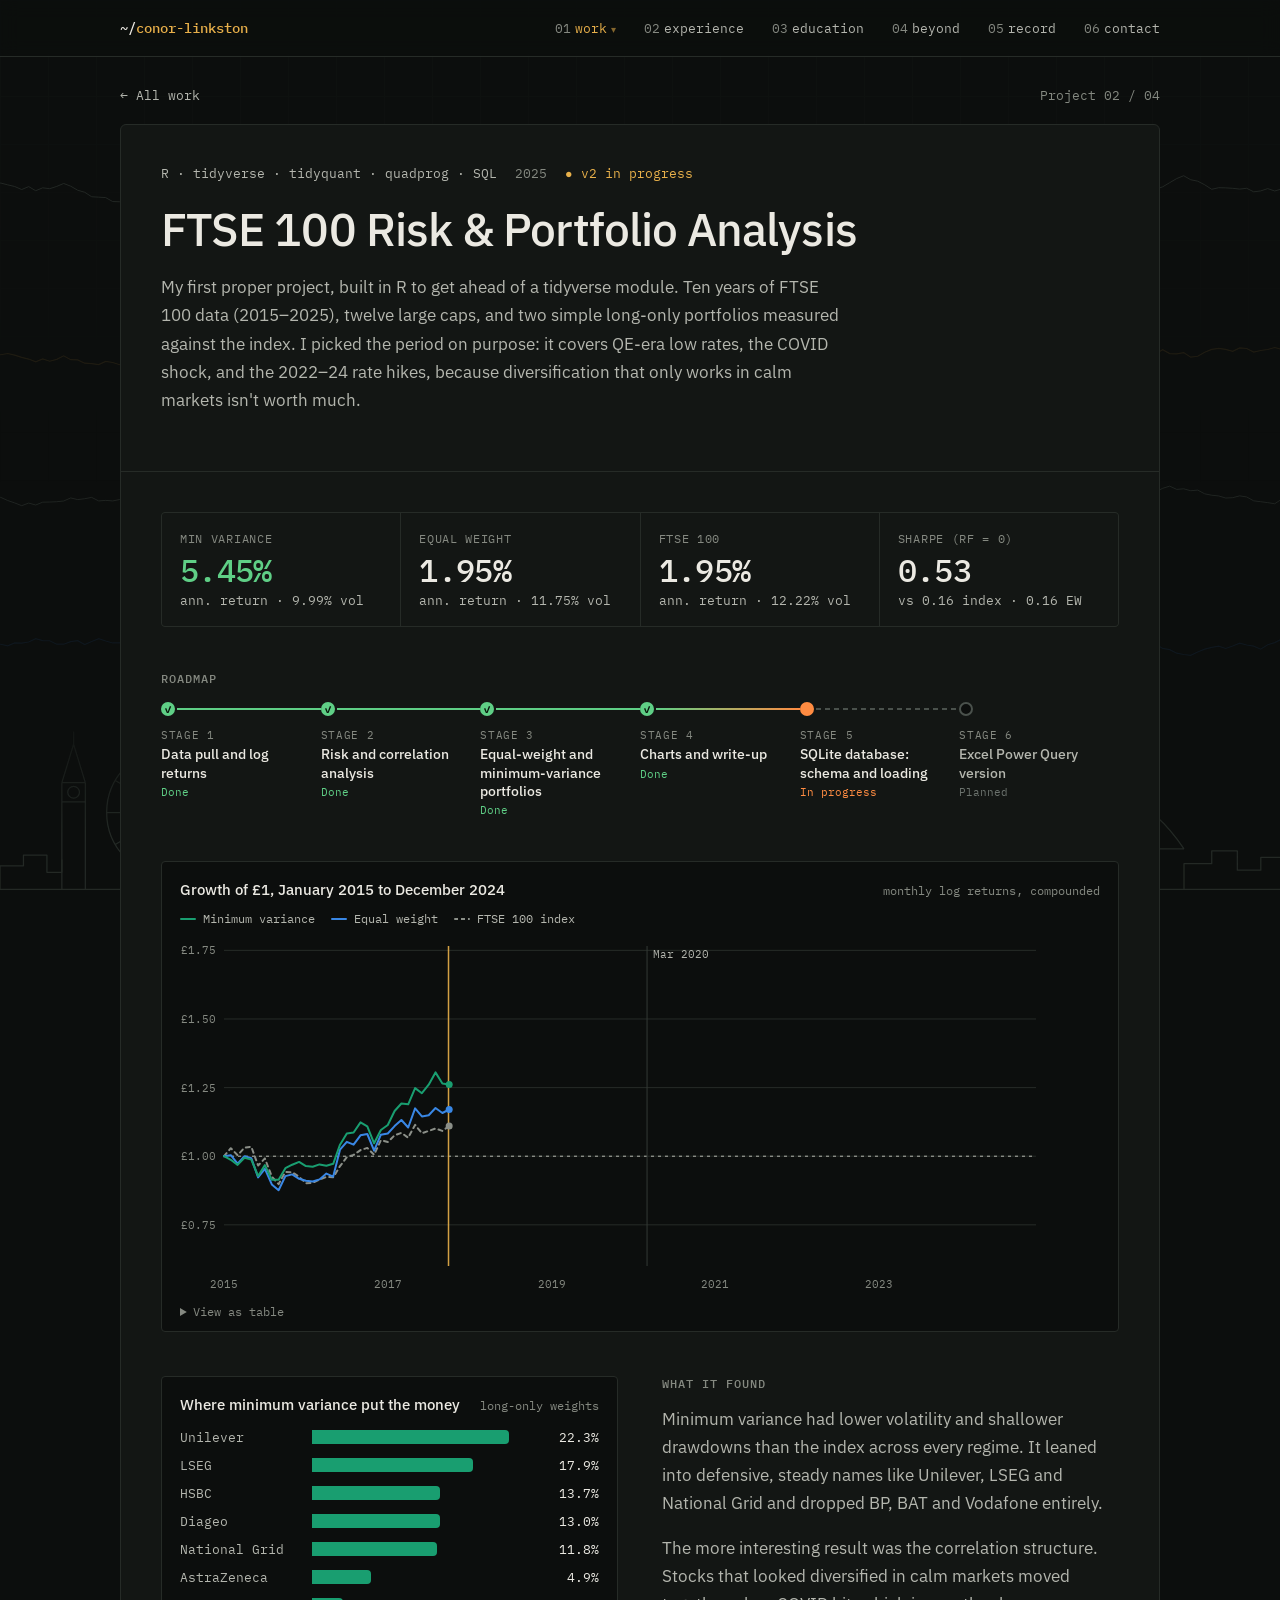
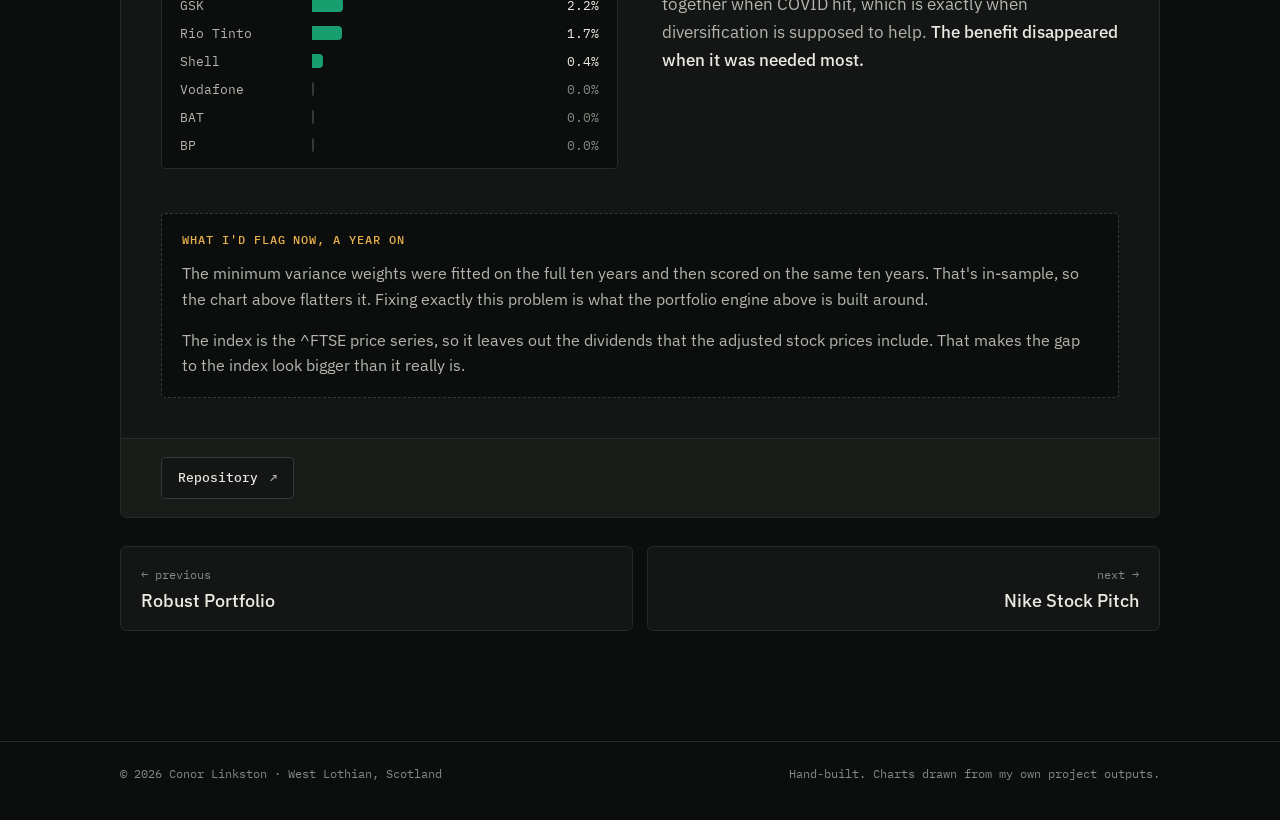
<file: ftse-portfolio/index.html>
<!doctype html>
<html lang="en-GB">
<head>
  <meta charset="utf-8">
  <meta name="viewport" content="width=device-width, initial-scale=1">
  <meta name="color-scheme" content="dark">
  <meta name="theme-color" content="#0c0e0d">
  <title>FTSE 100 Risk &amp; Portfolio Analysis · Conor Linkston</title>
  <meta name="description" content="Ten years of FTSE 100 data, two long-only portfolios against the index, and what happened to diversification in a crisis.">
  <link rel="canonical" href="https://conorlinkston.com/ftse-portfolio/">
  <meta property="og:type" content="website">
  <meta property="og:title" content="FTSE 100 Risk &amp; Portfolio Analysis · Conor Linkston">
  <meta property="og:description" content="Ten years of FTSE 100 data, two long-only portfolios against the index, and what happened to diversification in a crisis.">
  <meta property="og:image" content="https://conorlinkston.com/assets/og.png">
  <meta property="og:url" content="https://conorlinkston.com/ftse-portfolio/">
  <meta name="twitter:card" content="summary_large_image">
  <link rel="icon" href="data:image/svg+xml,%3Csvg xmlns='http://www.w3.org/2000/svg' viewBox='0 0 32 32'%3E%3Crect width='32' height='32' rx='4' fill='%230c0e0d'/%3E%3Ctext x='5' y='23' font-family='monospace' font-size='18' fill='%23e8b04a'%3Ecl%3C/text%3E%3C/svg%3E">
  <link rel="preconnect" href="https://fonts.googleapis.com">
  <link rel="preconnect" href="https://fonts.gstatic.com" crossorigin>
  <link href="https://fonts.googleapis.com/css2?family=IBM+Plex+Mono:wght@400;500&family=IBM+Plex+Sans:wght@400;500&display=swap" rel="stylesheet">
  <link rel="stylesheet" href="/assets/style.css?v=15">
  <script data-goatcounter="https://conorlinkston.goatcounter.com/count" async src="//gc.zgo.at/count.js"></script>
</head>
<body class="subpage">
<a class="skip" href="#main">Skip to content</a>
<div class="backdrop" aria-hidden="true">
  <canvas id="market"></canvas>
  <svg class="skyline" viewBox="0 0 1200 210" preserveAspectRatio="xMidYMax slice">
    <g fill="none" stroke="currentColor" stroke-width="1.2" stroke-linejoin="round" vector-effect="non-scaling-stroke">
      <!-- low buildings, left -->
      <path d="M0 200 V178 H22 V168 H44 V184 H58 V172"/>
      <!-- Elizabeth Tower -->
      <path d="M58 200 V100 H80 V200 M58 100 L69 64 L80 100 M69 64 V52 M58 118 H80"/><circle cx="69" cy="109" r="5.5"/>
      <!-- London Eye -->
      <circle cx="160" cy="128" r="60"/><circle cx="160" cy="128" r="4"/>
      <path d="M160 68 V188 M100 128 H220 M118 86 L202 170 M202 86 L118 170 M130 76 L190 180 M190 76 L130 180 M108 98 L212 158 M212 98 L108 158 M160 128 L132 200 M160 128 L188 200"/>
      <!-- mid buildings -->
      <path d="M232 200 V160 H262 V148 H286 V170 H306 V156 H326 V200"/>
      <!-- St Paul's -->
      <path d="M338 200 V168 H414 V200 M350 168 V150 H402 V168 M352 150 Q376 96 400 150 M372 112 H380 V104 H372 Z M376 104 V92 M372 97 H380"/>
      <!-- Walkie-Talkie -->
      <path d="M456 200 L452 118 Q448 94 478 90 Q510 90 508 112 L502 200"/>
      <!-- Cheesegrater -->
      <path d="M526 200 V78 L580 200 M526 110 L541 110 M526 140 L554 140 M526 170 L567 170"/>
      <!-- Gherkin -->
      <path d="M598 200 C590 150 596 96 621 66 C646 96 652 150 644 200 M604 170 L638 130 M600 140 L630 104 M608 196 L644 160"/>
      <!-- 22 Bishopsgate + towers -->
      <path d="M660 200 V56 H694 V200 M700 200 V92 H722 V200"/>
      <!-- The Shard -->
      <path d="M748 200 L782 14 L790 14 L826 200 M782 14 L778 4 M790 14 L795 2 M768 90 L806 90"/>
      <!-- low buildings -->
      <path d="M836 200 V172 H862 V160 H880 V200"/>
      <!-- Tower Bridge -->
      <path d="M880 162 H1110 M930 200 V92 H956 V200 M930 92 L943 66 L956 92 M1034 200 V92 H1060 V200 M1034 92 L1047 66 L1060 92 M956 104 H1034 M956 112 H1034 M880 162 Q906 124 930 118 M1060 118 Q1084 124 1110 162 M930 132 H956 M1034 132 H1060"/>
      <!-- low buildings, right -->
      <path d="M1110 200 V176 H1136 V164 H1160 V182 H1182 V170 H1200"/>
      <path d="M0 200 H1200"/>
    </g>
  </svg>
</div>

<header class="bar">
  <div class="wrap">
    <a class="brand" href="/">~/<span>conor</span><span class="full">-linkston</span></a>
    <nav aria-label="Sections">
      <a href="/#work" aria-current="true"><b>01</b>work</a>
      <a href="/#experience"><b>02</b>experience</a>
      <a href="/#education"><b>03</b>education</a>
      <a href="/#beyond"><b>04</b>beyond</a>
      <a href="/#record"><b>05</b>record</a>
      <a href="/#contact"><b>06</b>contact</a>
    </nav>
  </div>
</header>

<main id="main" class="project-page">
  <div class="wrap">
    <p class="crumbs mono"><a href="/#work">← All work</a><span>Project 02 / 04</span></p>
<!-- ---------- PROJECT 2 ---------- -->
    <article class="project project-full" aria-labelledby="p2">
      <div class="project-head">
        <div class="meta">
          <span class="tag">R · tidyverse · tidyquant · quadprog · SQL</span>
          <span>2025</span>
          <span class="status wip">v2 in progress</span>
        </div>
        <h3 class="title" id="p2">FTSE 100 Risk &amp; Portfolio Analysis</h3>
        <p class="prose">
          My first proper project, built in R to get ahead of a tidyverse module. Ten years of FTSE 100 data
          (2015–2025), twelve large caps, and two simple long-only portfolios measured against the index.
          I picked the period on purpose: it covers QE-era low rates, the COVID shock, and the 2022–24 rate hikes,
          because diversification that only works in calm markets isn't worth much.
        </p>
      </div>

      <div class="project-body">
        <div class="stats">
          <div class="stat"><div class="k">Min variance</div><div class="v up">5.45%</div><div class="s">ann. return · 9.99% vol</div></div>
          <div class="stat"><div class="k">Equal weight</div><div class="v">1.95%</div><div class="s">ann. return · 11.75% vol</div></div>
          <div class="stat"><div class="k">FTSE 100</div><div class="v">1.95%</div><div class="s">ann. return · 12.22% vol</div></div>
          <div class="stat"><div class="k">Sharpe (rf = 0)</div><div class="v">0.53</div><div class="s">vs 0.16 index · 0.16 EW</div></div>
        </div>

        <div class="roadmap-wrap">
          <h4>Roadmap</h4>
          <ol class="roadmap" aria-label="FTSE project roadmap">
          <li class="done"><span class="dot" aria-hidden="true"></span><span class="ph">Stage 1</span><b>Data pull and log returns</b><span class="st">Done</span></li>
          <li class="done"><span class="dot" aria-hidden="true"></span><span class="ph">Stage 2</span><b>Risk and correlation analysis</b><span class="st">Done</span></li>
          <li class="done"><span class="dot" aria-hidden="true"></span><span class="ph">Stage 3</span><b>Equal-weight and minimum-variance portfolios</b><span class="st">Done</span></li>
          <li class="done"><span class="dot" aria-hidden="true"></span><span class="ph">Stage 4</span><b>Charts and write-up</b><span class="st">Done</span></li>
          <li class="now"><span class="dot" aria-hidden="true"></span><span class="ph">Stage 5</span><b>SQLite database: schema and loading</b><span class="st">In progress</span></li>
          <li class="next"><span class="dot" aria-hidden="true"></span><span class="ph">Stage 6</span><b>Excel Power Query version</b><span class="st">Planned</span></li>
          </ol>
        </div>

        <figure class="chart-card">
          <figcaption><span class="ct">Growth of £1, January 2015 to December 2024</span><span class="cs">monthly log returns, compounded</span></figcaption>
          <ul class="legend">
            <li style="color:var(--s-2)"><i></i><span style="color:var(--text-2)">Minimum variance</span></li>
            <li style="color:var(--s-1)"><i></i><span style="color:var(--text-2)">Equal weight</span></li>
            <li style="color:var(--s-bench)"><i class="dash"></i><span style="color:var(--text-2)">FTSE 100 index</span></li>
          </ul>
          <div class="chart" id="growth"></div>
          <details class="data">
            <summary>View as table</summary>
            <div class="table-wrap">
              <table id="growth-table">
                <thead><tr><th scope="col">month</th><th scope="col">min var</th><th scope="col">equal wt</th><th scope="col">FTSE</th></tr></thead>
                <tbody></tbody>
              </table>
            </div>
          </details>
        </figure>

        <div class="two">
          <figure class="chart-card">
            <figcaption><span class="ct">Where minimum variance put the money</span><span class="cs">long-only weights</span></figcaption>
            <div style="position:relative"><ul class="hbars" id="weights" style="--lab:120px;--lab-sm:100px"></ul></div>
          </figure>
          <div>
            <h4>What it found</h4>
            <p class="prose">
              Minimum variance had lower volatility and shallower drawdowns than the index across every regime.
              It leaned into defensive, steady names like Unilever, LSEG and National Grid and dropped BP, BAT and Vodafone entirely.
            </p>
            <p class="prose">
              The more interesting result was the correlation structure. Stocks that looked diversified in calm markets moved
              together when COVID hit, which is exactly when diversification is supposed to help. <strong>The benefit disappeared when it was needed most.</strong>
            </p>
          </div>
        </div>

        <div class="caveat">
          <h4>What I'd flag now, a year on</h4>
          <p>The minimum variance weights were fitted on the full ten years and then scored on the same ten years. That's in-sample, so the chart above flatters it. Fixing exactly this problem is what the portfolio engine above is built around.</p>
          <p>The index is the ^FTSE price series, so it leaves out the dividends that the adjusted stock prices include. That makes the gap to the index look bigger than it really is.</p>
        </div>
      </div>

      <div class="project-foot">
        <a class="btn" href="https://github.com/conor8568/ftse-portfolio-analysis" target="_blank" rel="noopener noreferrer">Repository</a>
      </div>
    </article>
    <nav class="pager" aria-label="More projects"><a class="pg prev" href="/robust-portfolio/"><span class="mono">← previous</span><b>Robust Portfolio</b></a><a class="pg next" href="/nike-stock-pitch/"><span class="mono">next →</span><b>Nike Stock Pitch</b></a></nav>
  </div>
</main>

<footer>
  <div class="wrap">
    <span>© 2026 Conor Linkston · West Lothian, Scotland</span>
    <span>Hand-built. Charts drawn from my own project outputs.</span>
  </div>
</footer>

<script src="/assets/data.js?v=13"></script>
<script src="/assets/charts.js?v=13"></script>
<script src="/assets/site.js?v=14"></script>
</body>
</html>
</file>
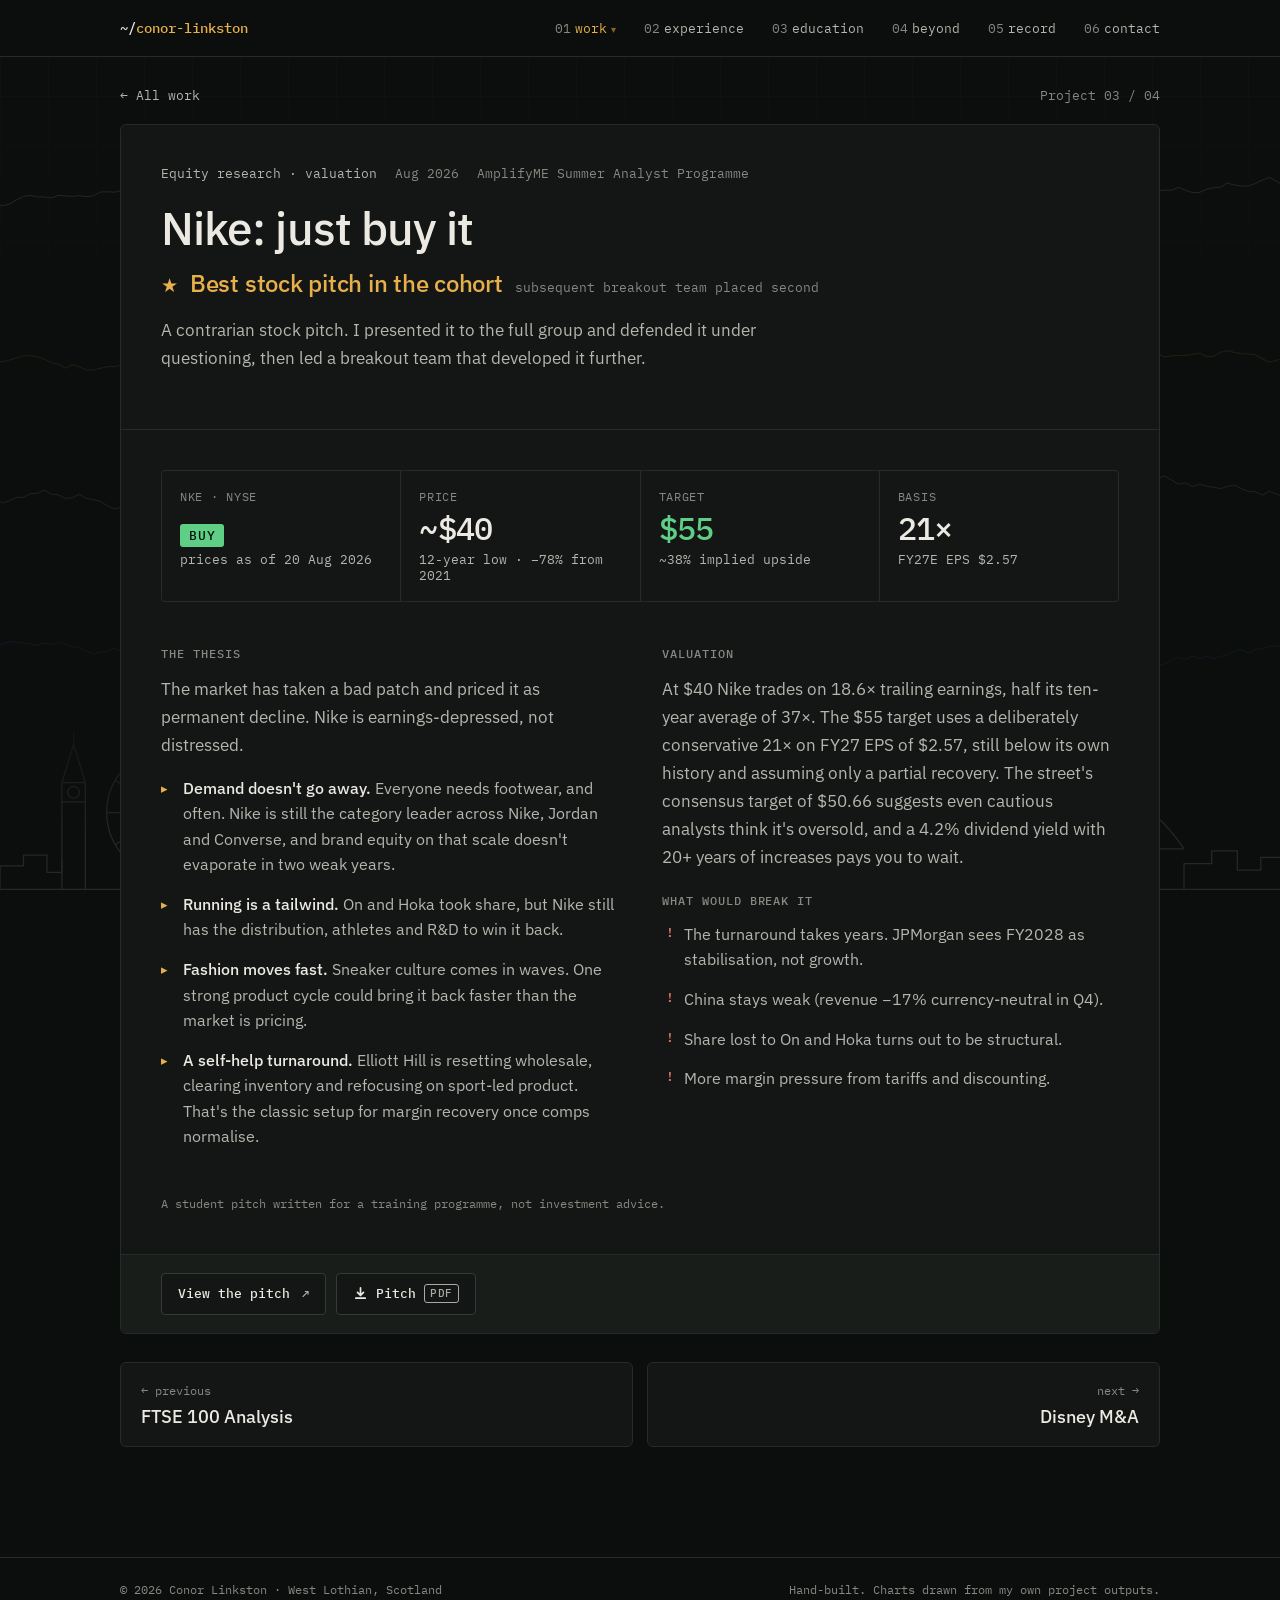
<file: nike-stock-pitch/index.html>
<!doctype html>
<html lang="en-GB">
<head>
  <meta charset="utf-8">
  <meta name="viewport" content="width=device-width, initial-scale=1">
  <meta name="color-scheme" content="dark">
  <meta name="theme-color" content="#0c0e0d">
  <title>Nike: just buy it · Conor Linkston</title>
  <meta name="description" content="A contrarian BUY pitch on Nike at $40 with a $55 target, picked as the best stock pitch in the AmplifyME cohort.">
  <link rel="canonical" href="https://conorlinkston.com/nike-stock-pitch/">
  <meta property="og:type" content="website">
  <meta property="og:title" content="Nike: just buy it · Conor Linkston">
  <meta property="og:description" content="A contrarian BUY pitch on Nike at $40 with a $55 target, picked as the best stock pitch in the AmplifyME cohort.">
  <meta property="og:image" content="https://conorlinkston.com/assets/og.png">
  <meta property="og:url" content="https://conorlinkston.com/nike-stock-pitch/">
  <meta name="twitter:card" content="summary_large_image">
  <link rel="icon" href="data:image/svg+xml,%3Csvg xmlns='http://www.w3.org/2000/svg' viewBox='0 0 32 32'%3E%3Crect width='32' height='32' rx='4' fill='%230c0e0d'/%3E%3Ctext x='5' y='23' font-family='monospace' font-size='18' fill='%23e8b04a'%3Ecl%3C/text%3E%3C/svg%3E">
  <link rel="preconnect" href="https://fonts.googleapis.com">
  <link rel="preconnect" href="https://fonts.gstatic.com" crossorigin>
  <link href="https://fonts.googleapis.com/css2?family=IBM+Plex+Mono:wght@400;500&family=IBM+Plex+Sans:wght@400;500&display=swap" rel="stylesheet">
  <link rel="stylesheet" href="/assets/style.css?v=15">
  <script data-goatcounter="https://conorlinkston.goatcounter.com/count" async src="//gc.zgo.at/count.js"></script>
</head>
<body class="subpage">
<a class="skip" href="#main">Skip to content</a>
<div class="backdrop" aria-hidden="true">
  <canvas id="market"></canvas>
  <svg class="skyline" viewBox="0 0 1200 210" preserveAspectRatio="xMidYMax slice">
    <g fill="none" stroke="currentColor" stroke-width="1.2" stroke-linejoin="round" vector-effect="non-scaling-stroke">
      <!-- low buildings, left -->
      <path d="M0 200 V178 H22 V168 H44 V184 H58 V172"/>
      <!-- Elizabeth Tower -->
      <path d="M58 200 V100 H80 V200 M58 100 L69 64 L80 100 M69 64 V52 M58 118 H80"/><circle cx="69" cy="109" r="5.5"/>
      <!-- London Eye -->
      <circle cx="160" cy="128" r="60"/><circle cx="160" cy="128" r="4"/>
      <path d="M160 68 V188 M100 128 H220 M118 86 L202 170 M202 86 L118 170 M130 76 L190 180 M190 76 L130 180 M108 98 L212 158 M212 98 L108 158 M160 128 L132 200 M160 128 L188 200"/>
      <!-- mid buildings -->
      <path d="M232 200 V160 H262 V148 H286 V170 H306 V156 H326 V200"/>
      <!-- St Paul's -->
      <path d="M338 200 V168 H414 V200 M350 168 V150 H402 V168 M352 150 Q376 96 400 150 M372 112 H380 V104 H372 Z M376 104 V92 M372 97 H380"/>
      <!-- Walkie-Talkie -->
      <path d="M456 200 L452 118 Q448 94 478 90 Q510 90 508 112 L502 200"/>
      <!-- Cheesegrater -->
      <path d="M526 200 V78 L580 200 M526 110 L541 110 M526 140 L554 140 M526 170 L567 170"/>
      <!-- Gherkin -->
      <path d="M598 200 C590 150 596 96 621 66 C646 96 652 150 644 200 M604 170 L638 130 M600 140 L630 104 M608 196 L644 160"/>
      <!-- 22 Bishopsgate + towers -->
      <path d="M660 200 V56 H694 V200 M700 200 V92 H722 V200"/>
      <!-- The Shard -->
      <path d="M748 200 L782 14 L790 14 L826 200 M782 14 L778 4 M790 14 L795 2 M768 90 L806 90"/>
      <!-- low buildings -->
      <path d="M836 200 V172 H862 V160 H880 V200"/>
      <!-- Tower Bridge -->
      <path d="M880 162 H1110 M930 200 V92 H956 V200 M930 92 L943 66 L956 92 M1034 200 V92 H1060 V200 M1034 92 L1047 66 L1060 92 M956 104 H1034 M956 112 H1034 M880 162 Q906 124 930 118 M1060 118 Q1084 124 1110 162 M930 132 H956 M1034 132 H1060"/>
      <!-- low buildings, right -->
      <path d="M1110 200 V176 H1136 V164 H1160 V182 H1182 V170 H1200"/>
      <path d="M0 200 H1200"/>
    </g>
  </svg>
</div>

<header class="bar">
  <div class="wrap">
    <a class="brand" href="/">~/<span>conor</span><span class="full">-linkston</span></a>
    <nav aria-label="Sections">
      <a href="/#work" aria-current="true"><b>01</b>work</a>
      <a href="/#experience"><b>02</b>experience</a>
      <a href="/#education"><b>03</b>education</a>
      <a href="/#beyond"><b>04</b>beyond</a>
      <a href="/#record"><b>05</b>record</a>
      <a href="/#contact"><b>06</b>contact</a>
    </nav>
  </div>
</header>

<main id="main" class="project-page">
  <div class="wrap">
    <p class="crumbs mono"><a href="/#work">← All work</a><span>Project 03 / 04</span></p>
<!-- ---------- PROJECT 3 ---------- -->
    <article class="project project-full" aria-labelledby="p3">
      <div class="project-head">
        <div class="meta">
          <span class="tag">Equity research · valuation</span>
          <span>Aug 2026</span>
          <span>AmplifyME Summer Analyst Programme</span>
        </div>
        <h3 class="title" id="p3">Nike: just buy it</h3>
        <p class="award-line"><span class="trophy" aria-hidden="true">★</span>Best stock pitch in the cohort<span class="win-sub">subsequent breakout team placed second</span></p>
        <p class="prose">
          A contrarian stock pitch. I presented it to the full group and defended it under questioning,
          then led a breakout team that developed it further.
        </p>
      </div>

      <div class="project-body">
        <div class="stats">
          <div class="stat"><div class="k">NKE · NYSE</div><div class="v"><span class="rating"><span class="buy">BUY</span></span></div><div class="s">prices as of 20 Aug 2026</div></div>
          <div class="stat"><div class="k">Price</div><div class="v">~$40</div><div class="s">12-year low · −78% from 2021</div></div>
          <div class="stat"><div class="k">Target</div><div class="v up">$55</div><div class="s">~38% implied upside</div></div>
          <div class="stat"><div class="k">Basis</div><div class="v">21×</div><div class="s">FY27E EPS $2.57</div></div>
        </div>

        <div class="two">
          <div>
            <h4>The thesis</h4>
            <p class="prose">The market has taken a bad patch and priced it as permanent decline. Nike is earnings-depressed, not distressed.</p>
            <ul class="thesis">
              <li><b>Demand doesn't go away.</b> Everyone needs footwear, and often. Nike is still the category leader across Nike, Jordan and Converse, and brand equity on that scale doesn't evaporate in two weak years.</li>
              <li><b>Running is a tailwind.</b> On and Hoka took share, but Nike still has the distribution, athletes and R&amp;D to win it back.</li>
              <li><b>Fashion moves fast.</b> Sneaker culture comes in waves. One strong product cycle could bring it back faster than the market is pricing.</li>
              <li><b>A self-help turnaround.</b> Elliott Hill is resetting wholesale, clearing inventory and refocusing on sport-led product. That's the classic setup for margin recovery once comps normalise.</li>
            </ul>
          </div>
          <div>
            <h4>Valuation</h4>
            <p class="prose">
              At $40 Nike trades on 18.6× trailing earnings, half its ten-year average of 37×. The $55 target uses a deliberately
              conservative 21× on FY27 EPS of $2.57, still below its own history and assuming only a partial recovery.
              The street's consensus target of $50.66 suggests even cautious analysts think it's oversold, and a 4.2% dividend
              yield with 20+ years of increases pays you to wait.
            </p>
            <h4 style="margin-top:22px">What would break it</h4>
            <ul class="thesis risks">
              <li>The turnaround takes years. JPMorgan sees FY2028 as stabilisation, not growth.</li>
              <li>China stays weak (revenue −17% currency-neutral in Q4).</li>
              <li>Share lost to On and Hoka turns out to be structural.</li>
              <li>More margin pressure from tariffs and discounting.</li>
            </ul>
          </div>
        </div>
        <p class="muted mono" style="font-size:12px;margin:0">A student pitch written for a training programme, not investment advice.</p>
      </div>
      <div class="project-foot">
        <a class="btn" href="/assets/Conor_Linkston_Nike_Pitch.pdf" target="_blank" rel="noopener noreferrer">View the pitch</a>
        <a class="btn dl" href="/assets/Conor_Linkston_Nike_Pitch.pdf" download="Conor_Linkston_Nike_Pitch.pdf"><svg class="ico" viewBox="0 0 16 16" aria-hidden="true"><path d="M8 2v8m0 0-3.2-3.2M8 10l3.2-3.2M3 13h10"/></svg>Pitch <span class="sub">PDF</span></a>
      </div>
    </article>
    <nav class="pager" aria-label="More projects"><a class="pg prev" href="/ftse-portfolio/"><span class="mono">← previous</span><b>FTSE 100 Analysis</b></a><a class="pg next" href="/disney-ma/"><span class="mono">next →</span><b>Disney M&amp;A</b></a></nav>
  </div>
</main>

<footer>
  <div class="wrap">
    <span>© 2026 Conor Linkston · West Lothian, Scotland</span>
    <span>Hand-built. Charts drawn from my own project outputs.</span>
  </div>
</footer>

<script src="/assets/data.js?v=13"></script>
<script src="/assets/charts.js?v=13"></script>
<script src="/assets/site.js?v=14"></script>
</body>
</html>
</file>
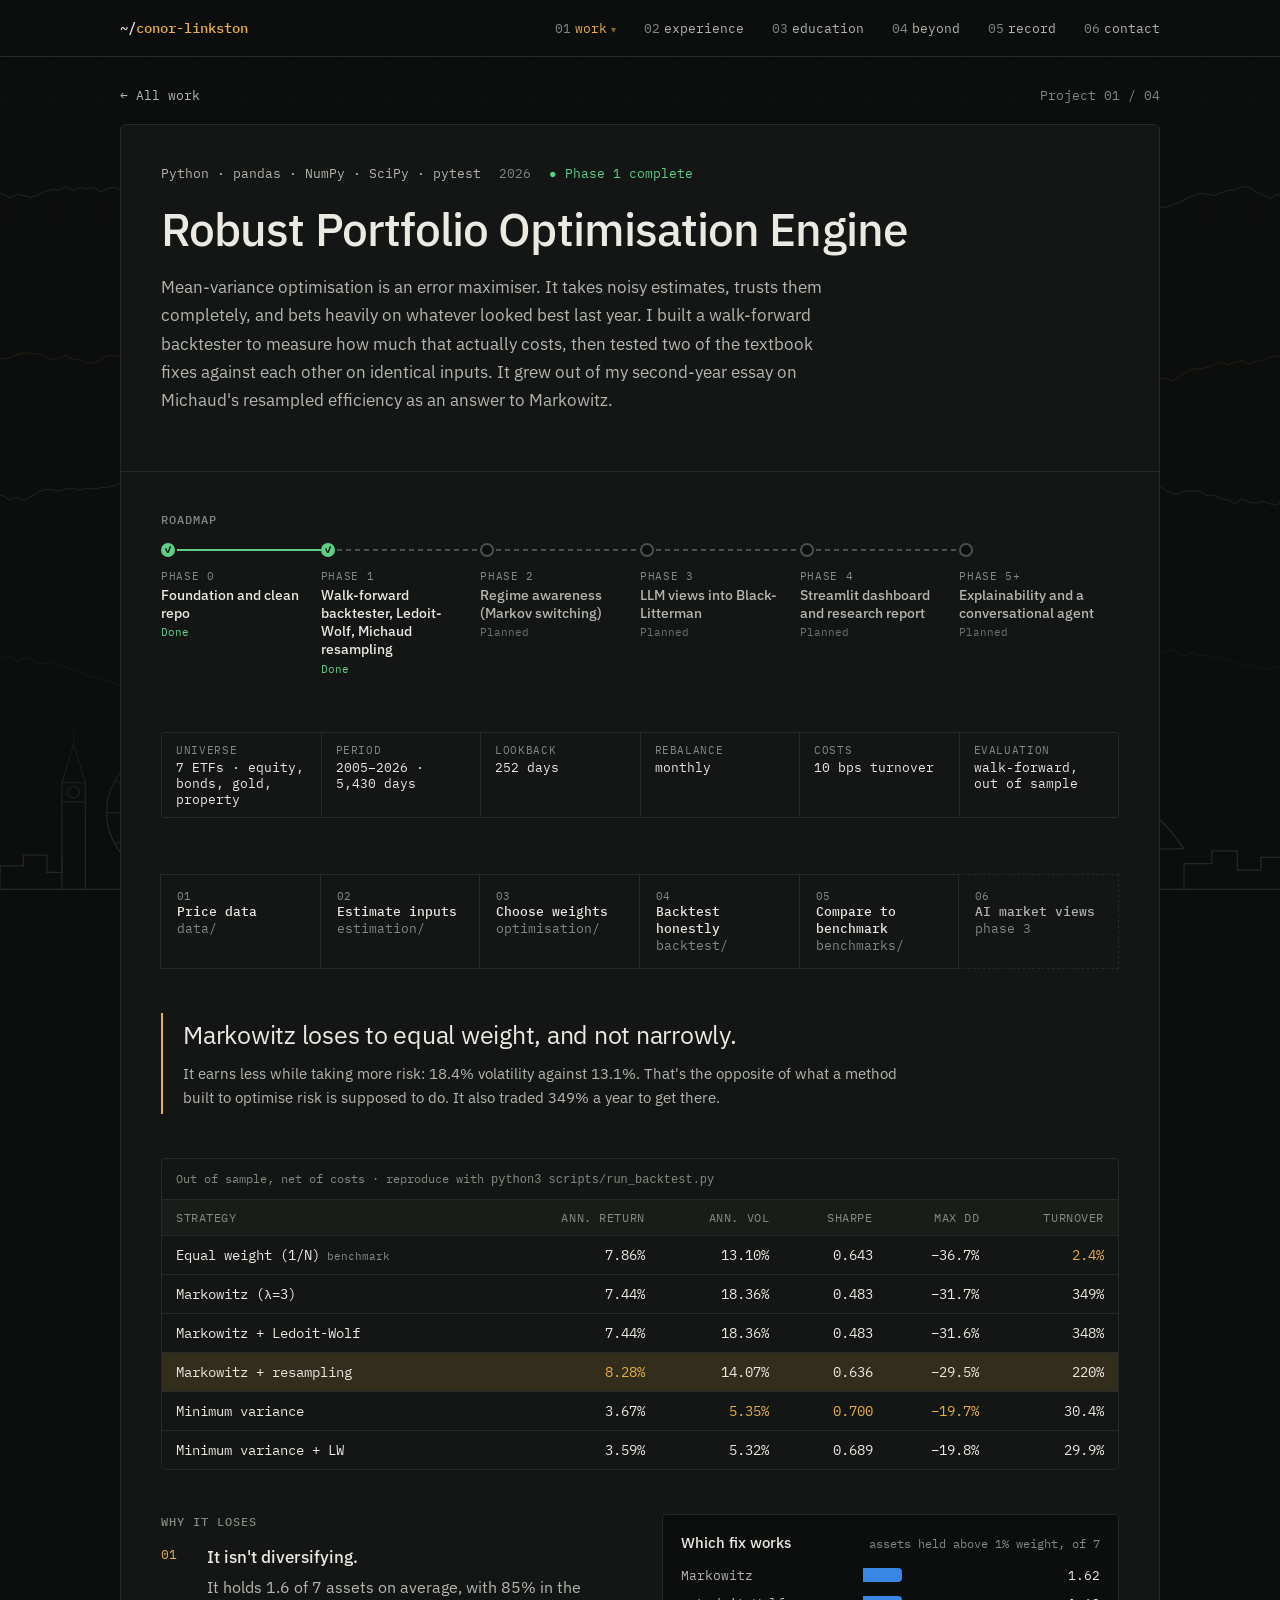
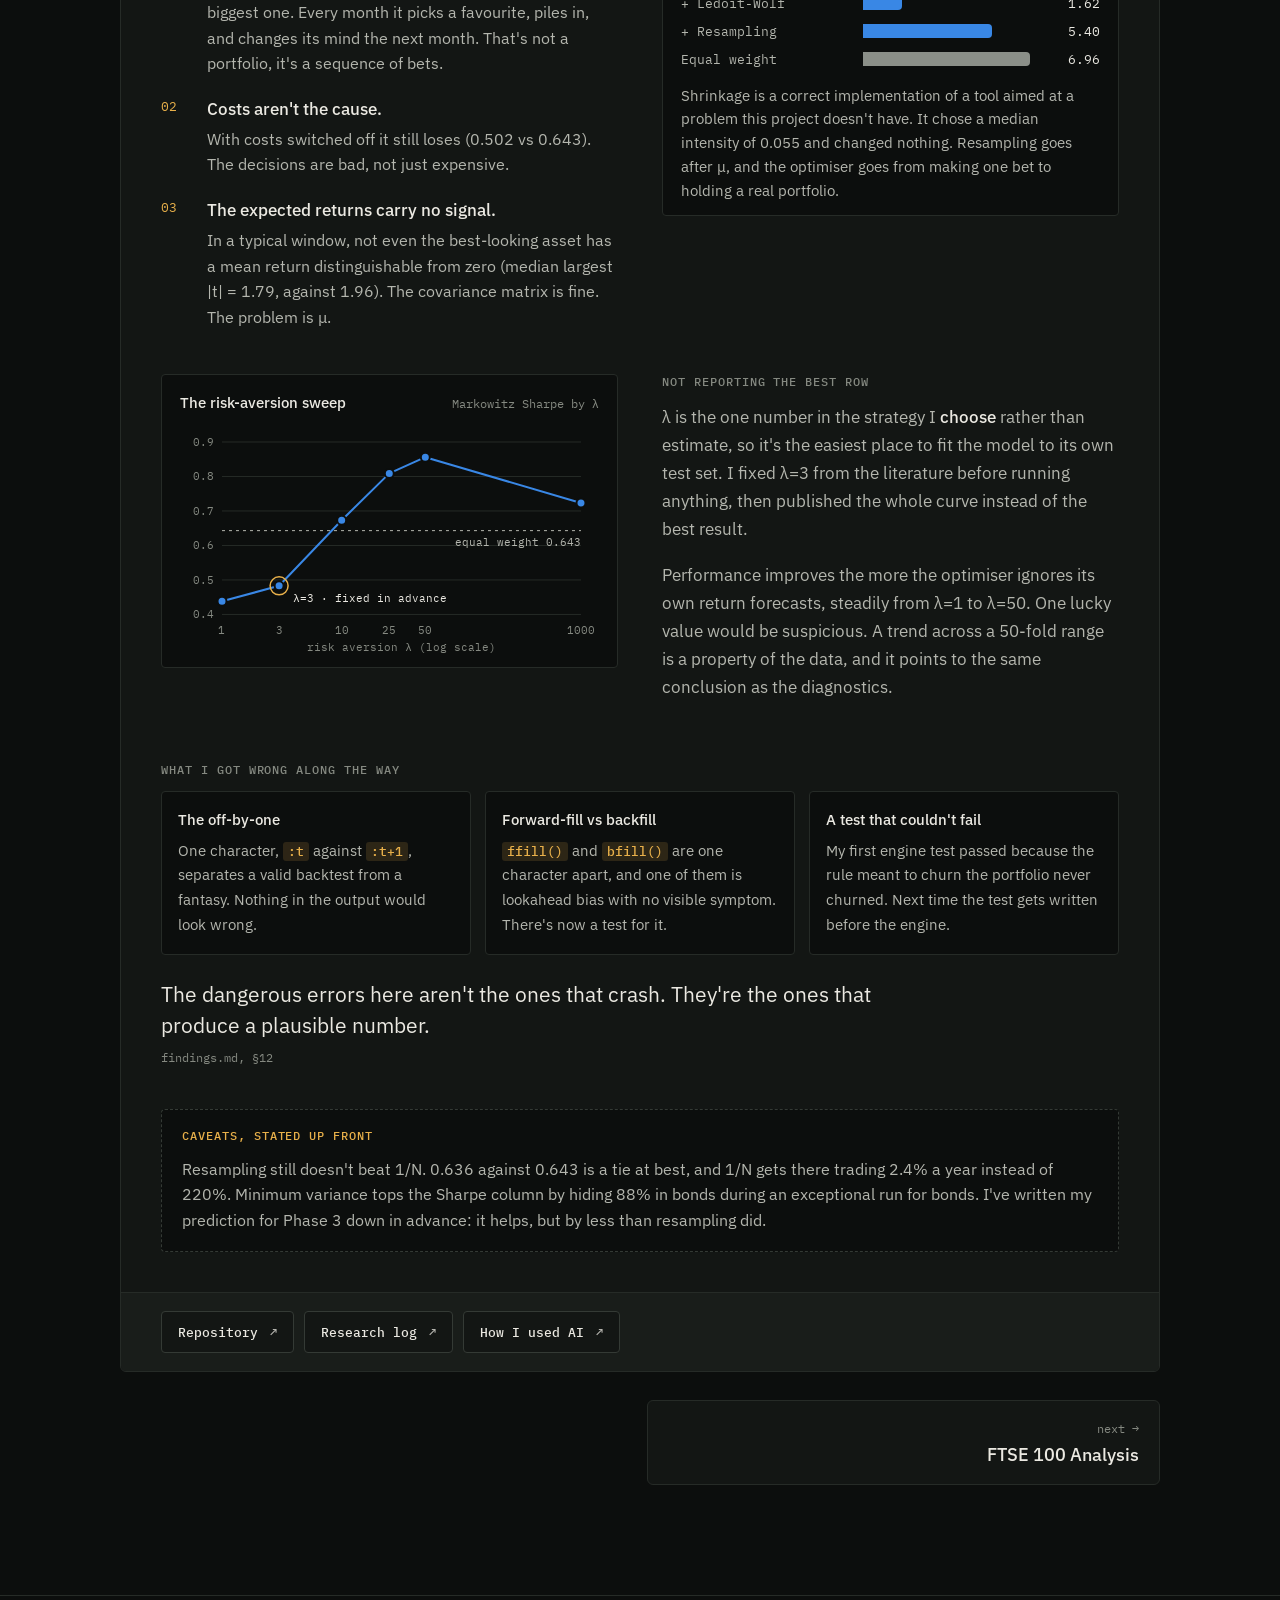
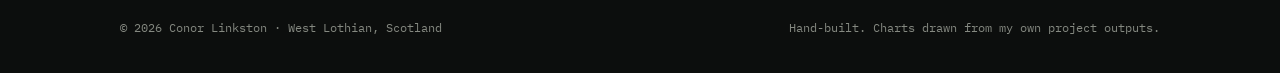
<file: robust-portfolio/index.html>
<!doctype html>
<html lang="en-GB">
<head>
  <meta charset="utf-8">
  <meta name="viewport" content="width=device-width, initial-scale=1">
  <meta name="color-scheme" content="dark">
  <meta name="theme-color" content="#0c0e0d">
  <title>Robust Portfolio Optimisation Engine · Conor Linkston</title>
  <meta name="description" content="A walk-forward backtest of whether sophisticated portfolio optimisation beats equal weight once estimation error is taken seriously.">
  <link rel="canonical" href="https://conorlinkston.com/robust-portfolio/">
  <meta property="og:type" content="website">
  <meta property="og:title" content="Robust Portfolio Optimisation Engine · Conor Linkston">
  <meta property="og:description" content="A walk-forward backtest of whether sophisticated portfolio optimisation beats equal weight once estimation error is taken seriously.">
  <meta property="og:image" content="https://conorlinkston.com/assets/og.png">
  <meta property="og:url" content="https://conorlinkston.com/robust-portfolio/">
  <meta name="twitter:card" content="summary_large_image">
  <link rel="icon" href="data:image/svg+xml,%3Csvg xmlns='http://www.w3.org/2000/svg' viewBox='0 0 32 32'%3E%3Crect width='32' height='32' rx='4' fill='%230c0e0d'/%3E%3Ctext x='5' y='23' font-family='monospace' font-size='18' fill='%23e8b04a'%3Ecl%3C/text%3E%3C/svg%3E">
  <link rel="preconnect" href="https://fonts.googleapis.com">
  <link rel="preconnect" href="https://fonts.gstatic.com" crossorigin>
  <link href="https://fonts.googleapis.com/css2?family=IBM+Plex+Mono:wght@400;500&family=IBM+Plex+Sans:wght@400;500&display=swap" rel="stylesheet">
  <link rel="stylesheet" href="/assets/style.css?v=15">
  <script data-goatcounter="https://conorlinkston.goatcounter.com/count" async src="//gc.zgo.at/count.js"></script>
</head>
<body class="subpage">
<a class="skip" href="#main">Skip to content</a>
<div class="backdrop" aria-hidden="true">
  <canvas id="market"></canvas>
  <svg class="skyline" viewBox="0 0 1200 210" preserveAspectRatio="xMidYMax slice">
    <g fill="none" stroke="currentColor" stroke-width="1.2" stroke-linejoin="round" vector-effect="non-scaling-stroke">
      <!-- low buildings, left -->
      <path d="M0 200 V178 H22 V168 H44 V184 H58 V172"/>
      <!-- Elizabeth Tower -->
      <path d="M58 200 V100 H80 V200 M58 100 L69 64 L80 100 M69 64 V52 M58 118 H80"/><circle cx="69" cy="109" r="5.5"/>
      <!-- London Eye -->
      <circle cx="160" cy="128" r="60"/><circle cx="160" cy="128" r="4"/>
      <path d="M160 68 V188 M100 128 H220 M118 86 L202 170 M202 86 L118 170 M130 76 L190 180 M190 76 L130 180 M108 98 L212 158 M212 98 L108 158 M160 128 L132 200 M160 128 L188 200"/>
      <!-- mid buildings -->
      <path d="M232 200 V160 H262 V148 H286 V170 H306 V156 H326 V200"/>
      <!-- St Paul's -->
      <path d="M338 200 V168 H414 V200 M350 168 V150 H402 V168 M352 150 Q376 96 400 150 M372 112 H380 V104 H372 Z M376 104 V92 M372 97 H380"/>
      <!-- Walkie-Talkie -->
      <path d="M456 200 L452 118 Q448 94 478 90 Q510 90 508 112 L502 200"/>
      <!-- Cheesegrater -->
      <path d="M526 200 V78 L580 200 M526 110 L541 110 M526 140 L554 140 M526 170 L567 170"/>
      <!-- Gherkin -->
      <path d="M598 200 C590 150 596 96 621 66 C646 96 652 150 644 200 M604 170 L638 130 M600 140 L630 104 M608 196 L644 160"/>
      <!-- 22 Bishopsgate + towers -->
      <path d="M660 200 V56 H694 V200 M700 200 V92 H722 V200"/>
      <!-- The Shard -->
      <path d="M748 200 L782 14 L790 14 L826 200 M782 14 L778 4 M790 14 L795 2 M768 90 L806 90"/>
      <!-- low buildings -->
      <path d="M836 200 V172 H862 V160 H880 V200"/>
      <!-- Tower Bridge -->
      <path d="M880 162 H1110 M930 200 V92 H956 V200 M930 92 L943 66 L956 92 M1034 200 V92 H1060 V200 M1034 92 L1047 66 L1060 92 M956 104 H1034 M956 112 H1034 M880 162 Q906 124 930 118 M1060 118 Q1084 124 1110 162 M930 132 H956 M1034 132 H1060"/>
      <!-- low buildings, right -->
      <path d="M1110 200 V176 H1136 V164 H1160 V182 H1182 V170 H1200"/>
      <path d="M0 200 H1200"/>
    </g>
  </svg>
</div>

<header class="bar">
  <div class="wrap">
    <a class="brand" href="/">~/<span>conor</span><span class="full">-linkston</span></a>
    <nav aria-label="Sections">
      <a href="/#work" aria-current="true"><b>01</b>work</a>
      <a href="/#experience"><b>02</b>experience</a>
      <a href="/#education"><b>03</b>education</a>
      <a href="/#beyond"><b>04</b>beyond</a>
      <a href="/#record"><b>05</b>record</a>
      <a href="/#contact"><b>06</b>contact</a>
    </nav>
  </div>
</header>

<main id="main" class="project-page">
  <div class="wrap">
    <p class="crumbs mono"><a href="/#work">← All work</a><span>Project 01 / 04</span></p>
<!-- ---------- PROJECT 1 ---------- -->
    <article class="project project-full" aria-labelledby="p1">
      <div class="project-head">
        <div class="meta">
          <span class="tag">Python · pandas · NumPy · SciPy · pytest</span>
          <span>2026</span>
          <span class="status">Phase 1 complete</span>
        </div>
        <h3 class="title" id="p1">Robust Portfolio Optimisation Engine</h3>
        <p class="prose">
          Mean-variance optimisation is an error maximiser. It takes noisy estimates, trusts them completely,
          and bets heavily on whatever looked best last year. I built a walk-forward backtester to measure
          how much that actually costs, then tested two of the textbook fixes against each other on identical inputs.
          It grew out of my second-year essay on Michaud's resampled efficiency as an answer to Markowitz.
        </p>
      </div>

      <div class="project-body">
        <div class="roadmap-wrap">
          <h4>Roadmap</h4>
          <ol class="roadmap" aria-label="Robust portfolio roadmap">
          <li class="done"><span class="dot" aria-hidden="true"></span><span class="ph">Phase 0</span><b>Foundation and clean repo</b><span class="st">Done</span></li>
          <li class="done"><span class="dot" aria-hidden="true"></span><span class="ph">Phase 1</span><b>Walk-forward backtester, Ledoit-Wolf, Michaud resampling</b><span class="st">Done</span></li>
          <li class="next"><span class="dot" aria-hidden="true"></span><span class="ph">Phase 2</span><b>Regime awareness (Markov switching)</b><span class="st">Planned</span></li>
          <li class="next"><span class="dot" aria-hidden="true"></span><span class="ph">Phase 3</span><b>LLM views into Black-Litterman</b><span class="st">Planned</span></li>
          <li class="next"><span class="dot" aria-hidden="true"></span><span class="ph">Phase 4</span><b>Streamlit dashboard and research report</b><span class="st">Planned</span></li>
          <li class="next"><span class="dot" aria-hidden="true"></span><span class="ph">Phase 5+</span><b>Explainability and a conversational agent</b><span class="st">Planned</span></li>
          </ol>
        </div>
        <dl class="spec">
          <div><dt>Universe</dt><dd>7 ETFs · equity, bonds, gold, property</dd></div>
          <div><dt>Period</dt><dd>2005–2026 · 5,430 days</dd></div>
          <div><dt>Lookback</dt><dd>252 days</dd></div>
          <div><dt>Rebalance</dt><dd>monthly</dd></div>
          <div><dt>Costs</dt><dd>10 bps turnover</dd></div>
          <div><dt>Evaluation</dt><dd>walk-forward, out of sample</dd></div>
        </dl>

        <ol class="pipeline" aria-label="How the pipeline fits together">
          <li><b>Price data</b><span>data/</span></li>
          <li><b>Estimate inputs</b><span>estimation/</span></li>
          <li><b>Choose weights</b><span>optimisation/</span></li>
          <li><b>Backtest honestly</b><span>backtest/</span></li>
          <li><b>Compare to benchmark</b><span>benchmarks/</span></li>
          <li class="later"><b>AI market views</b><span>phase 3</span></li>
        </ol>

        <p class="callout">
          Markowitz loses to equal weight, and not narrowly.
          <small>It earns less while taking more risk: 18.4% volatility against 13.1%. That's the opposite of what a method built to optimise risk is supposed to do. It also traded 349% a year to get there.</small>
        </p>

        <div class="table-wrap">
          <table class="rtable">
            <caption>Out of sample, net of costs · reproduce with <code>python3 scripts/run_backtest.py</code></caption>
            <thead><tr><th scope="col">strategy</th><th scope="col">ann. return</th><th scope="col">ann. vol</th><th scope="col">Sharpe</th><th scope="col">max DD</th><th scope="col">turnover</th></tr></thead>
            <tbody>
              <tr class="bench"><td>Equal weight (1/N)</td><td data-label="ann. return">7.86%</td><td data-label="ann. vol">13.10%</td><td data-label="Sharpe">0.643</td><td data-label="max DD">−36.7%</td><td data-label="turnover" class="win">2.4%</td></tr>
              <tr><td>Markowitz (λ=3)</td><td data-label="ann. return">7.44%</td><td data-label="ann. vol">18.36%</td><td data-label="Sharpe">0.483</td><td data-label="max DD">−31.7%</td><td data-label="turnover">349%</td></tr>
              <tr><td>Markowitz + Ledoit-Wolf</td><td data-label="ann. return">7.44%</td><td data-label="ann. vol">18.36%</td><td data-label="Sharpe">0.483</td><td data-label="max DD">−31.6%</td><td data-label="turnover">348%</td></tr>
              <tr class="hl"><td>Markowitz + resampling</td><td data-label="ann. return" class="win">8.28%</td><td data-label="ann. vol">14.07%</td><td data-label="Sharpe">0.636</td><td data-label="max DD">−29.5%</td><td data-label="turnover">220%</td></tr>
              <tr><td>Minimum variance</td><td data-label="ann. return">3.67%</td><td data-label="ann. vol" class="win">5.35%</td><td data-label="Sharpe" class="win">0.700</td><td data-label="max DD" class="win">−19.7%</td><td data-label="turnover">30.4%</td></tr>
              <tr><td>Minimum variance + LW</td><td data-label="ann. return">3.59%</td><td data-label="ann. vol">5.32%</td><td data-label="Sharpe">0.689</td><td data-label="max DD">−19.8%</td><td data-label="turnover">29.9%</td></tr>
            </tbody>
          </table>
        </div>

        <div class="two">
          <div>
            <h4>Why it loses</h4>
            <ol class="diag">
              <li data-n="01"><b>It isn't diversifying.</b><p>It holds 1.6 of 7 assets on average, with 85% in the biggest one. Every month it picks a favourite, piles in, and changes its mind the next month. That's not a portfolio, it's a sequence of bets.</p></li>
              <li data-n="02"><b>Costs aren't the cause.</b><p>With costs switched off it still loses (0.502 vs 0.643). The decisions are bad, not just expensive.</p></li>
              <li data-n="03"><b>The expected returns carry no signal.</b><p>In a typical window, not even the best-looking asset has a mean return distinguishable from zero (median largest |t| = 1.79, against 1.96). The covariance matrix is fine. The problem is μ.</p></li>
            </ol>
          </div>
          <figure class="chart-card">
            <figcaption><span class="ct">Which fix works</span><span class="cs">assets held above 1% weight, of 7</span></figcaption>
            <div style="position:relative"><ul class="hbars" id="concentration" style="--lab:170px;--lab-sm:130px"></ul></div>
            <p class="prose" style="font-size:14.5px;margin:14px 0 0">
              Shrinkage is a correct implementation of a tool aimed at a problem this project doesn't have. It chose a median intensity of 0.055 and changed nothing.
              Resampling goes after μ, and the optimiser goes from making one bet to holding a real portfolio.
            </p>
          </figure>
        </div>

        <div class="two">
          <figure class="chart-card">
            <figcaption><span class="ct">The risk-aversion sweep</span><span class="cs">Markowitz Sharpe by λ</span></figcaption>
            <div class="chart" id="sweep"></div>
          </figure>
          <div>
            <h4>Not reporting the best row</h4>
            <p class="prose">
              λ is the one number in the strategy I <strong>choose</strong> rather than estimate, so it's the easiest place to
              fit the model to its own test set. I fixed λ=3 from the literature before running anything, then published the whole curve instead of the best result.
            </p>
            <p class="prose">
              Performance improves the more the optimiser ignores its own return forecasts, steadily from λ=1 to λ=50.
              One lucky value would be suspicious. A trend across a 50-fold range is a property of the data, and it points to the same conclusion as the diagnostics.
            </p>
          </div>
        </div>

        <div>
          <h4>What I got wrong along the way</h4>
          <ul class="lessons">
            <li><b>The off-by-one</b>One character, <code>:t</code> against <code>:t+1</code>, separates a valid backtest from a fantasy. Nothing in the output would look wrong.</li>
            <li><b>Forward-fill vs backfill</b><code>ffill()</code> and <code>bfill()</code> are one character apart, and one of them is lookahead bias with no visible symptom. There's now a test for it.</li>
            <li><b>A test that couldn't fail</b>My first engine test passed because the rule meant to churn the portfolio never churned. Next time the test gets written before the engine.</li>
          </ul>
          <blockquote class="pull" style="margin-top:24px">
            The dangerous errors here aren't the ones that crash. They're the ones that produce a plausible number.
            <cite>findings.md, §12</cite>
          </blockquote>
        </div>

        <div class="caveat">
          <h4>Caveats, stated up front</h4>
          <p>Resampling still doesn't beat 1/N. 0.636 against 0.643 is a tie at best, and 1/N gets there trading 2.4% a year instead of 220%. Minimum variance tops the Sharpe column by hiding 88% in bonds during an exceptional run for bonds. I've written my prediction for Phase 3 down in advance: it helps, but by less than resampling did.</p>
        </div>
      </div>

      <div class="project-foot">
        <a class="btn" href="https://github.com/conor8568/robust-portfolio-optimisation" target="_blank" rel="noopener noreferrer">Repository</a>
        <a class="btn" href="https://github.com/conor8568/robust-portfolio-optimisation/blob/main/docs/findings.md" target="_blank" rel="noopener noreferrer">Research log</a>
        <a class="btn" href="https://github.com/conor8568/robust-portfolio-optimisation/blob/main/docs/ai-methodology.md" target="_blank" rel="noopener noreferrer">How I used AI</a>
      </div>
    </article>
    <nav class="pager" aria-label="More projects"><span></span><a class="pg next" href="/ftse-portfolio/"><span class="mono">next →</span><b>FTSE 100 Analysis</b></a></nav>
  </div>
</main>

<footer>
  <div class="wrap">
    <span>© 2026 Conor Linkston · West Lothian, Scotland</span>
    <span>Hand-built. Charts drawn from my own project outputs.</span>
  </div>
</footer>

<script src="/assets/data.js?v=13"></script>
<script src="/assets/charts.js?v=13"></script>
<script src="/assets/site.js?v=14"></script>
</body>
</html>
</file>
<file: assets/style.css>
/* ------------------------------------------------------------------
   Conor Linkston — personal site
   Dark, data-dense, readable. Mono for numbers and labels, sans for prose.
   ------------------------------------------------------------------ */

:root {
  color-scheme: dark;

  --bg:        #0c0e0d;
  --surface:   #131614;
  --surface-2: #191d1a;
  --line:      #262b27;
  --line-2:    #343a35;

  --text:      #ebe9e2;
  --text-2:    #b4b6ae;
  --muted:     #858981;

  --accent:    #e8b04a;   /* UI only — prompts, links, highlights. Never a data series. */
  --accent-dim:#e8b04a26;
  --good:      #5fcf86;
  --bad:       #ec7a6a;

  /* chart series — validated against --surface */
  --s-bench:   #8b8f88;
  --s-1:       #3987e5;
  --s-2:       #199e70;

  --sans: "IBM Plex Sans", system-ui, -apple-system, "Segoe UI", sans-serif;
  --mono: "IBM Plex Mono", ui-monospace, "SF Mono", Menlo, monospace;

  --wrap: 1120px;
  --gutter: clamp(16px, 4vw, 40px);

  accent-color: var(--accent);
  scrollbar-color: var(--line-2) var(--bg);
  scrollbar-width: thin;
}

*, *::before, *::after { box-sizing: border-box; }

html { scroll-padding-top: 72px; -webkit-text-size-adjust: 100%; }
@media (prefers-reduced-motion: reduce) { html { scroll-behavior: auto; } }

body {
  margin: 0;
  background: var(--bg);
  color: var(--text);
  font: 400 17px/1.65 var(--sans);
  -webkit-font-smoothing: antialiased;
  overflow-x: hidden;
}

/* faint grid, like graph paper under a terminal */
body::before {
  content: "";
  position: fixed; inset: 0;
  pointer-events: none;
  background-image:
    linear-gradient(var(--line) 1px, transparent 1px),
    linear-gradient(90deg, var(--line) 1px, transparent 1px);
  background-size: 48px 48px;
  opacity: .18;
  mask-image: linear-gradient(to bottom, #000 0, transparent 70vh);
  z-index: -1;
}

::selection { background: var(--accent); color: #111; }

a { color: var(--text); text-decoration-color: var(--accent); text-underline-offset: 3px; text-decoration-thickness: 1px; }
a:hover { color: var(--accent); }
:focus-visible { outline: 2px solid var(--accent); outline-offset: 3px; border-radius: 2px; }

.wrap { max-width: var(--wrap); margin-inline: auto; padding-inline: var(--gutter); }
.mono { font-family: var(--mono); }
.muted { color: var(--muted); }
.sr-only { position: absolute; width: 1px; height: 1px; overflow: hidden; clip-path: inset(50%); white-space: nowrap; }

.skip { position: absolute; left: -999px; top: 8px; background: var(--accent); color: #111; padding: 6px 10px; font: 500 14px var(--mono); z-index: 99; }
.skip:focus { left: 8px; }

/* ---------- top bar ---------- */
.bar {
  position: sticky; top: 0; z-index: 20;
  background: color-mix(in srgb, var(--bg) 86%, transparent);
  backdrop-filter: blur(10px);
  -webkit-backdrop-filter: blur(10px);
  border-bottom: 1px solid var(--line);
}
.bar .wrap { display: flex; align-items: center; justify-content: space-between; gap: 16px; height: 56px; }
.brand { font: 500 14px var(--mono); text-decoration: none; color: var(--text); white-space: nowrap; }
.brand span { color: var(--accent); }
.bar nav { display: flex; gap: clamp(12px, 2.5vw, 28px); overflow-x: auto; scrollbar-width: none; }
.bar nav a { font: 400 13px var(--mono); color: var(--text-2); text-decoration: none; white-space: nowrap; padding: 4px 0; }
.bar nav a:hover, .bar nav a[aria-current="true"] { color: var(--accent); }
.bar nav a b { font-weight: 400; color: var(--muted); margin-right: 4px; }

/* ---------- hero ---------- */
.hero { padding: clamp(56px, 10vh, 120px) 0 56px; position: relative; isolation: isolate; overflow-x: clip; min-height: calc(100svh - 56px - 46px); display: flex; flex-direction: column; justify-content: center; }
.glow {
  position: absolute; inset: -10% -10% auto auto; width: min(900px, 90vw); aspect-ratio: 1; z-index: -1; pointer-events: none;
  background: radial-gradient(closest-side, #e8b04a2e, #e8b04a0d 45%, transparent 70%);
  filter: blur(10px);
  animation: drift 18s ease-in-out infinite alternate;
}
@keyframes drift { to { translate: -12% 10%; scale: 1.1; } }

.avail { display: inline-flex; align-items: center; gap: 10px; font: 400 12.5px var(--mono); color: var(--text-2); border: 1px solid var(--line-2); background: var(--surface); padding: 6px 12px; border-radius: 999px; margin: 0 0 26px; }
.avail i { width: 8px; height: 8px; border-radius: 50%; background: var(--good); box-shadow: 0 0 0 0 #5fcf8699; animation: pulse 2s infinite; }
@keyframes pulse { 70% { box-shadow: 0 0 0 8px #5fcf8600; } 100% { box-shadow: 0 0 0 0 #5fcf8600; } }

.hero h1 .line { display: inline-block; }
.hero h1 .dot { color: var(--accent); }
@media (prefers-reduced-motion: no-preference) {
  .hero .role, .hero .lede, .hero .links { animation: rise-in .9s cubic-bezier(.2, .7, .2, 1) backwards; }
  .hero .role { animation-delay: .25s; } .hero .lede { animation-delay: .35s; } .hero .links { animation-delay: .45s; }
}
@keyframes rise-in { from { opacity: 0; translate: 0 18px; filter: blur(4px); } }

/* headline numbers */
.hero-stats { display: grid; grid-template-columns: repeat(4, 1fr); gap: 1px; margin-top: clamp(40px, 7vh, 72px); width: 100%; }
.hero-stats > div { border-top: 1px solid var(--line-2); padding: 16px 16px 0 0; }
.hero-stats .count { display: block; font: 500 clamp(28px, 3.6vw, 44px)/1 var(--mono); letter-spacing: -.03em; color: var(--text); font-variant-numeric: tabular-nums; }
.hero-stats small { display: block; margin-top: 8px; font: 400 12px var(--mono); color: var(--muted); }

@media (max-width: 900px) {
  .hero { min-height: 0; }
  .hero-stats { grid-template-columns: repeat(2, 1fr); gap: 20px 16px; }
}
@media (prefers-reduced-motion: reduce) { .glow, .avail i { animation: none; } }
.prompt { font: 400 14px var(--mono); color: var(--muted); margin: 0 0 20px; }
.prompt b { color: var(--accent); font-weight: 400; }
.cursor { display: inline-block; width: .6em; height: 1.1em; background: var(--accent); vertical-align: -.2em; margin-left: 2px; animation: blink 1.1s steps(1) infinite; }
@keyframes blink { 50% { opacity: 0; } }
@media (prefers-reduced-motion: reduce) { .cursor { animation: none; } }

.hero h1 {
  font: 500 clamp(44px, 8vw, 96px)/.98 var(--sans);
  letter-spacing: -.035em;
  margin: 0 0 28px;
}
.hero .role { font: 400 clamp(15px, 1.6vw, 17px) var(--mono); color: var(--text-2); margin: 0 0 28px; }
.hero .role span { color: var(--muted); }
.hero .lede { font-size: clamp(19px, 2.2vw, 23px); line-height: 1.55; max-width: 36em; color: var(--text); margin: 0 0 36px; }
.hero .lede em { font-style: normal; color: var(--accent); }

.links { display: flex; flex-wrap: wrap; gap: 10px; }
.btn {
  display: inline-flex; align-items: center; gap: 8px;
  font: 500 13px var(--mono);
  padding: 10px 14px;
  border: 1px solid var(--line-2);
  border-radius: 4px;
  text-decoration: none;
  color: var(--text);
  background: var(--surface);
  transition: border-color .15s, color .15s;
}
.btn:hover { border-color: var(--accent); color: var(--accent); }
.btn.primary { background: var(--accent); border-color: var(--accent); color: #141209; }
.btn.primary:hover { background: transparent; color: var(--accent); }

/* ---------- ticker ---------- */
.ticker {
  border-block: 1px solid var(--line);
  background: var(--surface);
  overflow: hidden;
  font: 400 13px var(--mono);
}
.ticker-track { display: flex; width: max-content; animation: scroll 60s linear infinite; }
.ticker:hover .ticker-track { animation-play-state: paused; }
.ticker ul { display: flex; list-style: none; margin: 0; padding: 0; }
.ticker li { padding: 12px 28px; border-right: 1px solid var(--line); white-space: nowrap; color: var(--text-2); }
.ticker li b { color: var(--text); font-weight: 500; }
.ticker li .up { color: var(--good); }
@keyframes scroll { to { transform: translateX(-50%); } }
@media (prefers-reduced-motion: reduce) {
  .ticker-track { animation: none; }
  .ticker { overflow-x: auto; }
  .ticker ul[aria-hidden] { display: none; }
}

/* ---------- sections ---------- */
section.block { padding: clamp(72px, 10vw, 120px) 0 0; }
.label {
  display: flex; align-items: baseline; gap: 14px;
  font: 400 13px var(--mono); color: var(--muted);
  text-transform: lowercase;
  margin: 0 0 28px;
}
.label b { color: var(--accent); font-weight: 400; }
.label::after { content: ""; flex: 1; height: 1px; background: var(--line); transform: translateY(-4px); }

h2 { font: 500 clamp(30px, 4.4vw, 46px)/1.1 var(--sans); letter-spacing: -.025em; margin: 0 0 20px; }
h3 { font: 500 21px/1.3 var(--sans); letter-spacing: -.01em; margin: 0 0 10px; }
h4 { font: 500 12px var(--mono); text-transform: uppercase; letter-spacing: .08em; color: var(--muted); margin: 0 0 14px; }

p { margin: 0 0 1em; }
.prose { max-width: 40em; color: var(--text-2); }
.prose strong { color: var(--text); font-weight: 500; }
.big { font-size: clamp(19px, 2vw, 21px); color: var(--text); line-height: 1.55; }

/* principles */
.principles { display: grid; grid-template-columns: repeat(3, 1fr); gap: 1px; background: var(--line); border: 1px solid var(--line); margin-top: 40px; }
.principles > div { background: var(--bg); padding: 24px; }
.principles .n { font: 400 12px var(--mono); color: var(--accent); display: block; margin-bottom: 12px; }
.principles h3 { font-size: 18px; }
.principles p { color: var(--text-2); font-size: 15.5px; margin: 0; }

/* ---------- project ---------- */
.project { border: 1px solid var(--line); background: var(--surface); border-radius: 6px; margin-top: 32px; overflow: hidden; }
.project-head { padding: clamp(22px, 4vw, 40px); border-bottom: 1px solid var(--line); }
.meta { display: flex; flex-wrap: wrap; gap: 8px 18px; font: 400 12.5px var(--mono); color: var(--muted); margin-bottom: 18px; }
.meta .tag { color: var(--text-2); }
.meta .status { color: var(--good); }
.meta .status::before { content: "● "; }
.meta .status.wip { color: var(--accent); }
.project h3.title { font-size: clamp(24px, 3vw, 32px); letter-spacing: -.02em; margin-bottom: 14px; }
.project-body { padding: clamp(22px, 4vw, 40px); display: grid; gap: 44px; }
.project-foot { padding: 18px clamp(22px, 4vw, 40px); border-top: 1px solid var(--line); display: flex; flex-wrap: wrap; gap: 10px; background: var(--surface-2); }

.callout {
  border-left: 2px solid var(--accent);
  padding: 4px 0 4px 20px;
  font-size: clamp(20px, 2.4vw, 25px);
  line-height: 1.4;
  letter-spacing: -.01em;
  max-width: 30em;
  margin: 0;
}
.callout small { display: block; font: 400 15px/1.6 var(--sans); color: var(--text-2); margin-top: 10px; letter-spacing: 0; }

/* spec line */
.spec { display: flex; flex-wrap: wrap; gap: 0; border: 1px solid var(--line); border-radius: 4px; font: 400 12.5px var(--mono); }
.spec div { padding: 10px 14px; border-right: 1px solid var(--line); flex: 1 1 auto; }
.spec div:last-child { border-right: 0; }
.spec dt { color: var(--muted); font-size: 11px; text-transform: uppercase; letter-spacing: .06em; }
.spec dd { margin: 2px 0 0; color: var(--text); }

/* pipeline */
.pipeline { display: flex; flex-wrap: wrap; align-items: stretch; gap: 0; font: 400 13px var(--mono); list-style: none; margin: 0; padding: 0; counter-reset: step; }
.pipeline li { flex: 1 1 150px; padding: 14px 16px; border: 1px solid var(--line); margin: -1px 0 0 -1px; position: relative; counter-increment: step; }
.pipeline li::before { content: counter(step, decimal-leading-zero); color: var(--muted); font-size: 11px; display: block; }
.pipeline li b { font-weight: 500; color: var(--text); display: block; }
.pipeline li span { color: var(--muted); }
.pipeline li.later { border-style: dashed; }
.pipeline li.later b { color: var(--text-2); }

/* tables */
.table-wrap { overflow-x: auto; border: 1px solid var(--line); border-radius: 4px; }
table { width: 100%; border-collapse: collapse; font: 400 13.5px var(--mono); font-variant-numeric: tabular-nums; }
caption { text-align: left; padding: 12px 14px; color: var(--muted); font-size: 12px; border-bottom: 1px solid var(--line); }
th, td { padding: 10px 14px; text-align: right; white-space: nowrap; border-bottom: 1px solid var(--line); }
th:first-child, td:first-child { text-align: left; }
thead th { font-weight: 400; color: var(--muted); font-size: 11.5px; text-transform: uppercase; letter-spacing: .05em; background: var(--surface-2); }
tbody tr:last-child td { border-bottom: 0; }
tbody tr:hover td { background: var(--surface-2); }
td.win { color: var(--accent); }
tr.bench td:first-child::after { content: " benchmark"; color: var(--muted); font-size: 11px; }
tr.hl td { background: var(--accent-dim); }

/* two-up */
.two { display: grid; grid-template-columns: repeat(auto-fit, minmax(min(100%, 380px), 1fr)); gap: 32px 44px; align-items: start; }

/* numbered diagnostics */
.diag { list-style: none; margin: 0; padding: 0; display: grid; gap: 18px; }
.diag li { display: grid; grid-template-columns: 34px 1fr; gap: 4px 12px; }
.diag li::before { content: attr(data-n); font: 400 13px var(--mono); color: var(--accent); padding-top: 3px; }
.diag b { color: var(--text); font-weight: 500; }
.diag p { grid-column: 2; margin: 0; color: var(--text-2); font-size: 15.5px; }

/* stat tiles */
.stats { display: grid; grid-template-columns: repeat(auto-fit, minmax(150px, 1fr)); gap: 1px; background: var(--line); border: 1px solid var(--line); border-radius: 4px; overflow: hidden; }
.stat { background: var(--surface); padding: 18px; }
.stat .k { font: 400 11.5px var(--mono); color: var(--muted); text-transform: uppercase; letter-spacing: .06em; }
.stat .v { font: 500 clamp(26px, 3vw, 32px)/1.15 var(--mono); letter-spacing: -.02em; margin: 6px 0 4px; font-variant-numeric: tabular-nums; }
.stat .s { font: 400 12.5px var(--mono); color: var(--text-2); }
.stat .v.up { color: var(--good); }

/* ---------- charts ---------- */
figure { margin: 0; }
.chart-card { border: 1px solid var(--line); border-radius: 4px; padding: 18px 18px 12px; background: var(--bg); }
.chart-card figcaption { display: flex; flex-wrap: wrap; justify-content: space-between; gap: 8px 20px; align-items: baseline; margin-bottom: 12px; }
.chart-card .ct { font: 500 15px var(--sans); }
.chart-card .cs { font: 400 12px var(--mono); color: var(--muted); }
.legend { display: flex; flex-wrap: wrap; gap: 6px 16px; font: 400 12px var(--mono); color: var(--text-2); list-style: none; margin: 0 0 8px; padding: 0; }
.legend li { display: inline-flex; align-items: center; gap: 7px; }
.legend i { width: 16px; height: 2px; background: currentColor; display: inline-block; border-radius: 2px; }
.legend i.dash { background: repeating-linear-gradient(90deg, currentColor 0 4px, transparent 4px 7px); }

.chart { position: relative; width: 100%; touch-action: pan-y; }
.chart svg { display: block; width: 100%; height: auto; overflow: visible; }
.chart .grid line { stroke: var(--line); stroke-width: 1; }
.chart .axis text { fill: var(--muted); font: 400 11px var(--mono); }
.chart .ref { stroke: var(--text-2); stroke-width: 1; stroke-dasharray: 3 4; }
.chart .ref-label { fill: var(--text-2); font: 400 11px var(--mono); }
.chart .note { fill: var(--text); font: 400 11.5px var(--mono); }
.chart .xhair { stroke: var(--text-2); stroke-width: 1; }
.chart .dot { stroke: var(--bg); stroke-width: 2; }

.tip {
  position: absolute; top: 0; left: 0; pointer-events: none;
  background: var(--surface-2); border: 1px solid var(--line-2); border-radius: 4px;
  padding: 8px 10px; font: 400 12px/1.5 var(--mono); color: var(--text);
  min-width: 150px; white-space: nowrap;
  opacity: 0; transition: opacity .1s;
  box-shadow: 0 8px 24px #0008;
  z-index: 5;
}
.tip.on { opacity: 1; }
.tip .th { color: var(--muted); margin-bottom: 4px; }
.tip .row { display: flex; align-items: center; gap: 8px; justify-content: space-between; }
.tip .row span:first-child { display: inline-flex; align-items: center; gap: 6px; color: var(--text-2); }
.tip .sw { width: 8px; height: 8px; border-radius: 2px; display: inline-block; }

/* html bars */
.hbars { list-style: none; margin: 0; padding: 0; display: grid; gap: 6px; font: 400 12.5px var(--mono); position: relative; }
.hbars li { display: grid; grid-template-columns: var(--lab, 150px) 1fr 58px; align-items: center; gap: 12px; padding: 3px 0; cursor: default; }
.hbars .lab { color: var(--text-2); overflow: hidden; text-overflow: ellipsis; white-space: nowrap; }
.hbars .track { height: 14px; position: relative; }
.hbars .fill { position: absolute; inset: 0 auto 0 0; background: var(--c, var(--s-1)); border-radius: 0 4px 4px 0; min-width: 2px; }
.hbars .val { text-align: right; color: var(--text); font-variant-numeric: tabular-nums; }
.hbars li:hover .lab, .hbars li:focus-visible .lab { color: var(--text); }
.hbars li.zero .fill { background: var(--line-2); }
.hbars li.zero .val { color: var(--muted); }

details.data { margin-top: 10px; font: 400 12px var(--mono); color: var(--muted); }
details.data summary { cursor: pointer; width: fit-content; }
details.data summary:hover { color: var(--accent); }
details.data .table-wrap { margin-top: 10px; max-height: 280px; }

/* lessons */
.lessons { display: grid; grid-template-columns: repeat(auto-fit, minmax(min(100%, 240px), 1fr)); gap: 14px; list-style: none; padding: 0; margin: 0; }
.lessons li { border: 1px solid var(--line); border-radius: 4px; padding: 16px; font-size: 15px; color: var(--text-2); background: var(--bg); }
.lessons code { font: 500 13px var(--mono); color: var(--accent); background: var(--accent-dim); padding: 1px 5px; border-radius: 3px; }
.lessons b { display: block; color: var(--text); font-weight: 500; margin-bottom: 6px; }
blockquote.pull { margin: 0; font-size: clamp(18px, 2vw, 21px); line-height: 1.5; color: var(--text); max-width: 34em; }
blockquote.pull cite { display: block; font: 400 12px var(--mono); color: var(--muted); font-style: normal; margin-top: 8px; }

.caveat { border: 1px dashed var(--line-2); border-radius: 4px; padding: 18px 20px; background: var(--bg); }
.caveat h4 { color: var(--accent); }
.caveat p { color: var(--text-2); font-size: 15.5px; }
.caveat p:last-child { margin: 0; }

/* nike */
.rating { display: inline-flex; align-items: center; gap: 10px; font: 500 13px var(--mono); }
.rating .buy { background: var(--good); color: #07140b; padding: 3px 9px; border-radius: 3px; letter-spacing: .06em; }
.thesis { list-style: none; margin: 0; padding: 0; display: grid; gap: 14px; }
.thesis li { padding-left: 22px; position: relative; color: var(--text-2); font-size: 15.5px; }
.thesis li::before { content: "▸"; position: absolute; left: 0; color: var(--accent); font-size: 13px; top: 2px; }
.thesis b { color: var(--text); font-weight: 500; }
.risks li::before { content: "!"; font: 500 13px var(--mono); color: var(--bad); left: 4px; }

/* ---------- experience ---------- */
.timeline { list-style: none; margin: 0; padding: 0; border-top: 1px solid var(--line); }
.timeline > li { display: grid; grid-template-columns: 190px 1fr; gap: 8px 40px; padding: 32px 0; border-bottom: 1px solid var(--line); }
.timeline .when { font: 400 13px var(--mono); color: var(--muted); padding-top: 4px; }
.timeline .when b { display: block; color: var(--text-2); font-weight: 400; }
.timeline h3 { margin-bottom: 4px; }
.timeline .org { font: 400 13px var(--mono); color: var(--accent); margin: 0 0 14px; }
.timeline p, .timeline li li { color: var(--text-2); font-size: 16px; }
.timeline ul.pts { margin: 0; padding-left: 18px; display: grid; gap: 8px; }
.timeline ul.pts li::marker { color: var(--muted); }
.lesson-box { margin-top: 18px; border-left: 2px solid var(--line-2); padding-left: 16px; }
.lesson-box h4 { margin-bottom: 8px; }
.lesson-box p { font-size: 15.5px; margin-bottom: .6em; }

.scores { display: flex; flex-wrap: wrap; gap: 8px; margin: 0 0 16px; padding: 0; list-style: none; }
.scores li { font: 400 12.5px var(--mono); border: 1px solid var(--line-2); border-radius: 3px; padding: 6px 10px; color: var(--text-2); }
.scores b { color: var(--accent); font-weight: 500; }

/* ---------- education ---------- */
.edu { display: grid; grid-template-columns: repeat(auto-fit, minmax(min(100%, 320px), 1fr)); gap: 20px; }
.card { border: 1px solid var(--line); border-radius: 6px; background: var(--surface); padding: 24px; }
.card .meta { margin-bottom: 10px; }
.card p { color: var(--text-2); font-size: 15.5px; }
.grades { list-style: none; margin: 16px 0 0; padding: 0; font: 400 13px var(--mono); }
.grades li { display: flex; justify-content: space-between; gap: 16px; padding: 8px 0; border-top: 1px solid var(--line); color: var(--text-2); }
.grades li b { color: var(--text); font-weight: 500; }
.grades li b.top { color: var(--accent); }
.chips { display: flex; flex-wrap: wrap; gap: 6px; list-style: none; padding: 0; margin: 12px 0 0; }
.chips li { font: 400 12px var(--mono); padding: 4px 9px; border-radius: 3px; background: var(--surface-2); border: 1px solid var(--line); color: var(--text-2); }

/* ---------- record ---------- */
.record { display: grid; grid-template-columns: minmax(0, 1.1fr) minmax(0, 1fr); gap: 28px; align-items: start; }
/* certificate showcase: big viewer + detail panel, with a scrolling rail underneath */
.showcase { display: grid; grid-template-columns: minmax(0, 1.5fr) minmax(0, 1fr); gap: clamp(24px, 4vw, 48px); align-items: center; margin-top: 12px; }
.detail .count-line { font-size: 12px; color: var(--muted); margin: 0 0 18px; }
.detail .count-line b { color: var(--accent); font-weight: 500; font-size: 22px; letter-spacing: -.02em; margin-right: 2px; }
.detail .issuer { font-size: 12px; color: var(--accent); text-transform: uppercase; letter-spacing: .08em; margin: 0 0 8px; }
.detail h3 { font-size: clamp(22px, 2.6vw, 28px); line-height: 1.2; letter-spacing: -.02em; margin-bottom: 14px; }
.detail p { color: var(--text-2); font-size: 15.5px; }
.detail .when { font-size: 12.5px; color: var(--muted); }
.detail > * { transition: opacity .2s ease; }
.detail.swap > :not(.nav-btns):not(.count-line) { opacity: 0; }
.nav-btns { display: flex; gap: 8px; margin-top: 22px; }
.arrow { width: 44px; height: 44px; border-radius: 50%; border: 1px solid var(--line-2); background: var(--surface); color: var(--text); font: 400 18px var(--mono); cursor: pointer; transition: border-color .15s, color .15s, transform .15s; }
.arrow:hover { border-color: var(--accent); color: var(--accent); }
.arrow:active { transform: scale(.94); }

.rail-wrap { position: relative; margin-top: 36px; }
.rail-wrap::after { content: ""; position: absolute; top: 0; right: 0; bottom: 14px; width: 56px; background: linear-gradient(to right, transparent, var(--bg)); pointer-events: none; }
.rail {
  list-style: none; margin: 0; padding: 4px 56px 14px 2px;
  display: flex; gap: 14px;
  overflow-x: auto; overscroll-behavior-x: contain;
  scroll-snap-type: x proximity; scroll-padding-inline: 2px;
  scrollbar-width: thin; scrollbar-color: var(--line-2) transparent;
}
.rail li { flex: 0 0 clamp(200px, 24%, 250px); scroll-snap-align: start; }
.card-btn {
  width: 100%; text-align: left; cursor: pointer; font: inherit; color: inherit;
  display: grid; gap: 4px; padding: 10px 10px 14px;
  background: var(--surface); border: 1px solid var(--line); border-radius: 6px;
  transition: border-color .2s, transform .25s ease, background .2s;
}
.card-btn:hover { border-color: var(--line-2); transform: translateY(-3px); }
.card-btn[aria-current="true"] { border-color: var(--accent); background: var(--surface-2); box-shadow: 0 0 0 1px var(--accent), 0 10px 30px #e8b04a14; }
.card-btn .thumb { display: block; aspect-ratio: 1.414; border-radius: 3px; overflow: hidden; background: var(--bg); margin-bottom: 8px; }
.card-btn .thumb img { width: 100%; height: 100%; object-fit: cover; display: block; filter: saturate(.75) brightness(.85); transition: filter .25s; }
.card-btn .thumb img.portrait { object-fit: contain; }
.card-btn:hover .thumb img, .card-btn[aria-current="true"] .thumb img { filter: none; }
.card-btn .ct { font: 500 14px/1.35 var(--sans); }
.card-btn .cm { font: 400 11.5px var(--mono); color: var(--muted); }
.card-btn[aria-current="true"] .ct { color: var(--accent); }
@media (prefers-reduced-motion: reduce) { .card-btn, .card-btn:hover { transition: none; transform: none; } }

/* certificate viewer: every figure sits in the same grid cell; only one is visible */
.viewer { display: grid; }
.cert { grid-area: 1 / 1; opacity: 0; visibility: hidden; transform: scale(.97) translateY(6px); transition: opacity .28s ease, transform .35s ease, visibility 0s linear .35s; }
.cert.is-on { opacity: 1; visibility: visible; transform: none; transition: opacity .28s ease, transform .35s ease, visibility 0s; }
@media (prefers-reduced-motion: reduce) { .cert, .cert.is-on { transition: none; transform: none; } }
.cert img { width: 100%; height: auto; aspect-ratio: 1.414; object-fit: cover; display: block; border-radius: 4px; border: 1px solid var(--line-2); box-shadow: 0 18px 50px #000a; }
.cert img.portrait { object-fit: contain; background: var(--surface); padding: 10px 0; }
.cert-text {
  aspect-ratio: 1.414; display: flex; flex-direction: column; justify-content: center; gap: 18px;
  padding: 8%; border-radius: 4px; border: 1px solid var(--line-2);
  background: radial-gradient(120% 90% at 100% 0%, #e8b04a1f, transparent 60%), var(--surface);
  box-shadow: 0 18px 50px #000a;
}
.cert-text .mono { font-size: 12px; color: var(--muted); letter-spacing: .06em; text-transform: uppercase; }
.cert-text strong { font: 500 clamp(24px, 3vw, 34px)/1.15 var(--sans); letter-spacing: -.02em; }
.cert figcaption { font: 400 12px var(--mono); color: var(--muted); margin-top: 12px; }
.ledger { list-style: none; margin: 0; padding: 0; border-top: 1px solid var(--line); }
.ledger li { display: grid; grid-template-columns: 1fr auto; gap: 2px 16px; padding: 16px 16px 16px 18px; border-bottom: 1px solid var(--line); cursor: pointer; position: relative; transition: background .2s; }
.ledger li::before { content: ""; position: absolute; left: 0; top: 12px; bottom: 12px; width: 2px; background: var(--accent); transform: scaleY(0); transition: transform .25s ease; }
.ledger li[aria-current="true"] { background: var(--surface); }
.ledger li[aria-current="true"]::before { transform: scaleY(1); }
.ledger li[aria-current="true"] b { color: var(--accent); }
.ledger li:focus-visible { outline-offset: -2px; }
.ledger b { font-weight: 500; }
.ledger .d { font: 400 12px var(--mono); color: var(--muted); text-align: right; }
.ledger p { grid-column: 1 / -1; margin: 0; color: var(--text-2); font-size: 14.5px; }

.skills { margin-top: 40px; }
.skills dl { display: grid; grid-template-columns: 140px 1fr; gap: 0; margin: 0; border-top: 1px solid var(--line); font-size: 15px; }
.skills dt, .skills dd { padding: 12px 0; border-bottom: 1px solid var(--line); margin: 0; }
.skills dt { font: 400 12px var(--mono); color: var(--muted); text-transform: uppercase; letter-spacing: .06em; padding-top: 15px; }
.skills dd { color: var(--text-2); font-family: var(--mono); font-size: 13.5px; }

/* ---------- contact ---------- */
.contact { padding-bottom: 80px; }
.contact .big-link { font: 500 clamp(22px, 4.2vw, 44px)/1.2 var(--mono); letter-spacing: -.02em; word-break: break-all; text-decoration: none; color: var(--text); border-bottom: 1px solid var(--accent); }
.contact .big-link:hover { color: var(--accent); }
footer { border-top: 1px solid var(--line); padding: 24px 0 40px; font: 400 12px var(--mono); color: var(--muted); }
footer .wrap { display: flex; flex-wrap: wrap; justify-content: space-between; gap: 12px; }

/* ---------- small screens ---------- */
@media (max-width: 760px) {
  body { font-size: 16px; }
  .bar nav a b { display: none; }
  .timeline > li { grid-template-columns: 1fr; gap: 4px; }
  .principles { grid-template-columns: 1fr; }
  .record { grid-template-columns: 1fr; }
  .viewer { position: static; }
  .skills dl { grid-template-columns: 1fr; }
  .skills dt { padding-bottom: 0; border-bottom: 0; }
  .hbars li { grid-template-columns: var(--lab-sm, 110px) 1fr 50px; gap: 8px; }
  .spec div { flex-basis: 45%; border-bottom: 1px solid var(--line); }
}
@media (max-width: 520px) {
  .brand .full { display: none; }
}

@media (max-width: 900px) {
  .showcase { grid-template-columns: 1fr; }
  .rail li { flex-basis: 68%; }
}

/* ---------- beyond the degree ---------- */
.beyond { display: grid; grid-template-columns: repeat(3, 1fr); gap: 14px; }
@media (max-width: 760px) { .beyond { grid-template-columns: 1fr 1fr; } }
.bcard { border: 1px solid var(--line); border-radius: 6px; background: var(--surface); padding: 20px; display: flex; flex-direction: column; gap: 8px; transition: border-color .2s; }
.bcard:hover { border-color: var(--line-2); }
.bcard.wide { grid-column: span 2; }
.bcard .k { font: 400 11.5px var(--mono); color: var(--accent); text-transform: uppercase; letter-spacing: .07em; }
.bcard .big-n { font: 500 clamp(28px, 3vw, 36px)/1.1 var(--mono); letter-spacing: -.03em; }
.bcard p { margin: 0; color: var(--text-2); font-size: 15px; }
.soc { list-style: none; margin: 6px 0 0; padding: 0; display: grid; gap: 10px; }
.soc li { font-size: 18px; padding-left: 16px; position: relative; }
.soc li::before { content: "▸"; position: absolute; left: 0; color: var(--accent); font-size: 12px; top: 5px; }
.soc b { font-weight: 500; }
@media (max-width: 520px) { .beyond { grid-template-columns: 1fr; } .bcard.wide { grid-column: auto; } }

/* ---------- contact with photo ---------- */
.contact-grid { display: grid; grid-template-columns: 220px 1fr; gap: clamp(28px, 5vw, 56px); align-items: center; }
.portrait-card { margin: 0; }
.portrait-card img { width: 100%; height: auto; display: block; border-radius: 6px; border: 1px solid var(--line-2); box-shadow: 0 20px 50px #000a, 0 0 40px #e8b04a14; }
.portrait-card figcaption { font-size: 11.5px; color: var(--muted); margin-top: 10px; }
@media (max-width: 640px) { .contact-grid { grid-template-columns: 1fr; } .portrait-card { max-width: 180px; } }

/* ================= v3: backdrop, hero, scroll effects ================= */

/* fixed backdrop: faint drifting price paths + London skyline outline */
.backdrop { position: fixed; inset: 0; z-index: -1; pointer-events: none; overflow: hidden; }
#market { position: absolute; inset: 0; width: 100%; height: 100%; opacity: .55; }
.skyline { position: absolute; left: 0; right: 0; bottom: 0; width: 100%; height: clamp(120px, 24vh, 230px); color: #2c332e; opacity: .75;
  mask-image: linear-gradient(to top, #000 30%, transparent); -webkit-mask-image: linear-gradient(to top, #000 30%, transparent); }
body::before { mask-image: linear-gradient(to bottom, #000 0, transparent 55vh); opacity: .14; }

/* hero */
.hero { min-height: calc(100svh - 56px - 46px); }
.hero-inner { width: 100%; }
.hero-name { font: 500 clamp(56px, 11.5vw, 156px)/.92 var(--sans) !important; letter-spacing: -.045em !important; margin: 0 !important; }
.hero-name .decode { display: inline-block; white-space: pre; overflow: visible; }
.hero-name .decode .ch { display: inline-block; }
.hero-name .decode .ch.sc { color: var(--accent); opacity: .85; }
.hero-name .dot { color: var(--accent); }
.spark { display: block; width: min(640px, 92%); height: 40px; margin: 14px 0 26px; overflow: visible; }
.spark path { fill: none; stroke: var(--accent); stroke-width: 1.6; vector-effect: non-scaling-stroke; stroke-linejoin: round; }
.spark circle { fill: var(--accent); filter: drop-shadow(0 0 6px #e8b04a); }
.hero .role { font-size: clamp(14px, 1.5vw, 16px); margin-bottom: 18px; }
.hero .role .ch.sc { color: var(--accent); }
.hero .lede { font-size: clamp(20px, 2.4vw, 26px); max-width: 28em; margin-bottom: 34px; }
@media (prefers-reduced-motion: no-preference) {
  .hero .lede { animation-delay: 1.5s; } .hero .links { animation-delay: 1.7s; }
  .hero .role { animation-delay: .9s; }
  .hero-stats > div { animation: rise-in .8s cubic-bezier(.2, .7, .2, 1) backwards; }
  .hero-stats > div:nth-child(1) { animation-delay: 1.9s; } .hero-stats > div:nth-child(2) { animation-delay: 2s; }
  .hero-stats > div:nth-child(3) { animation-delay: 2.1s; } .hero-stats > div:nth-child(4) { animation-delay: 2.2s; }
}
.scroll-cue { display: none; }

/* bar charts grow in when scrolled into view */
.hbars .fill { transition: width .9s cubic-bezier(.2, .7, .2, 1); transition-delay: calc(var(--i, 0) * 70ms); }
@media (prefers-reduced-motion: reduce) { .hbars .fill { transition: none; } }

/* ================= v4: one distinct, restrained entrance per section =================
   Only applied when JS adds .motion to <html>, so content is always visible without it. */
.motion [data-anim] { --ease: cubic-bezier(.2, .7, .2, 1); }

/* section labels: the rule draws across */
.motion [data-anim="line"]::after { transform: translateY(-4px) scaleX(0); transform-origin: left; transition: transform 1.1s var(--ease); }
.motion [data-anim="line"].in::after { transform: translateY(-4px) scaleX(1); }

/* how I work: three cards rise one after another */
.motion [data-anim="stagger"] > * { opacity: 0; translate: 0 16px; transition: opacity .7s var(--ease), translate .7s var(--ease); transition-delay: calc(var(--k, 0) * 110ms); }
.motion [data-anim="stagger"].in > * { opacity: 1; translate: 0 0; }

/* projects: rendered in behind an amber scan line, like a chart plotting */
.motion [data-anim="scan"] { position: relative; clip-path: inset(0 100% 0 0); }
.motion [data-anim="scan"].in { animation: scan-render .9s cubic-bezier(.3, .6, .2, 1) forwards; }
.motion [data-anim="scan"].in::after {
  content: ""; position: absolute; top: 0; bottom: 0; left: 0; width: 2px; z-index: 3; pointer-events: none;
  background: var(--accent); box-shadow: 0 0 14px 2px #e8b04a88; animation: scan-line .9s cubic-bezier(.3, .6, .2, 1) forwards;
}
.motion [data-anim="scan"].done { clip-path: none; animation: none; }
.motion [data-anim="scan"].done::after { display: none; }
@keyframes scan-render { to { clip-path: inset(0 0 0 0); } }
@keyframes scan-line { 0% { left: 0; opacity: 1; } 85% { opacity: 1; } 100% { left: 100%; opacity: 0; } }

/* experience: a timeline rule grows down the left and each role slides in off it */
.motion [data-anim="timeline"] { position: relative; }
.motion [data-anim="timeline"]::before { content: ""; position: absolute; left: -18px; top: 0; bottom: 0; width: 1px; background: linear-gradient(var(--accent), transparent); transform: scaleY(0); transform-origin: top; transition: transform 1.6s var(--ease); }
.motion [data-anim="timeline"].in::before { transform: scaleY(1); }
.motion [data-anim="timeline"] > li { opacity: 0; translate: -14px 0; transition: opacity .7s var(--ease), translate .7s var(--ease); transition-delay: calc(.2s + var(--k, 0) * 260ms); }
.motion [data-anim="timeline"].in > li { opacity: 1; translate: 0 0; }

/* beyond the degree: cards pop in with a slight overshoot */
.motion [data-anim="pop"] > * { opacity: 0; scale: .94; transition: opacity .5s var(--ease), scale .6s cubic-bezier(.3, 1.45, .5, 1); transition-delay: calc(var(--k, 0) * 80ms); }
.motion [data-anim="pop"].in > * { opacity: 1; scale: 1; }

/* awards: the certificate fades up, the rail slides in from the right */
.motion [data-anim="fade"] { opacity: 0; translate: 0 10px; transition: opacity .9s var(--ease), translate .9s var(--ease); }
.motion [data-anim="fade"].in { opacity: 1; translate: 0 0; }
.motion [data-anim="slide"] > li { opacity: 0; translate: 48px 0; transition: opacity .6s var(--ease), translate .7s var(--ease); transition-delay: calc(var(--k, 0) * 90ms); }
.motion [data-anim="slide"].in > li { opacity: 1; translate: 0 0; }

/* contact: the photo pulls into focus */
.motion [data-anim="focus"] img { filter: blur(10px) saturate(.4); scale: 1.06; transition: filter 1.3s var(--ease), scale 1.3s var(--ease); }
.motion [data-anim="focus"].in img { filter: none; scale: 1; }

/* header nav: swipeable on small screens, with a fade hinting there is more */
@media (max-width: 760px) {
  .bar .wrap { gap: 12px; }
  .bar nav { mask-image: linear-gradient(to right, #000 calc(100% - 28px), transparent); -webkit-mask-image: linear-gradient(to right, #000 calc(100% - 28px), transparent); padding-right: 24px; scroll-snap-type: x proximity; }
  .bar nav a { scroll-snap-align: start; padding: 8px 2px; }
  .motion [data-anim="timeline"]::before { left: -10px; }
}

/* ================= v5 ================= */

/* external links: a small diagonal arrow, nudged on hover */
a[target="_blank"]::after { content: "↗"; display: inline-block; margin-left: .35em; font-family: var(--mono); font-size: .9em; line-height: 1; opacity: .75; transition: transform .2s, opacity .2s; }
a[target="_blank"]:hover::after { transform: translate(2px, -2px); opacity: 1; }

/* download buttons read as downloads */
.btn.dl { gap: 8px; }
.btn .ico { width: 15px; height: 15px; fill: none; stroke: currentColor; stroke-width: 1.8; stroke-linecap: round; stroke-linejoin: round; flex: none; }
.btn.dl .sub { font-size: 10.5px; letter-spacing: .06em; padding: 2px 5px; border-radius: 3px; border: 1px solid currentColor; opacity: .7; }
.btn.dl:hover .ico { animation: nudge .6s ease; }
@keyframes nudge { 40% { transform: translateY(2px); } }

/* win headlines under project titles */
.award-line { display: flex; flex-wrap: wrap; align-items: baseline; gap: 4px 12px; margin: -4px 0 16px; font: 500 clamp(19px, 2.2vw, 24px)/1.3 var(--sans); letter-spacing: -.01em; color: var(--accent); }
.award-line .trophy { font-size: .8em; }
.award-line .win-sub { font: 400 12.5px var(--mono); color: var(--muted); letter-spacing: 0; }

/* project roadmaps: green done, orange in progress, grey planned */
.roadmap-wrap h4 { margin-bottom: 16px; }
.roadmap { --done: #5fcf86; --now: #ff8c42; --todo: #4a514c;
  list-style: none; margin: 0; padding: 0; display: grid; grid-template-columns: repeat(6, minmax(0, 1fr)); gap: 0; }
.roadmap li { position: relative; padding: 26px 14px 0 0; display: flex; flex-direction: column; gap: 3px; }
.roadmap li::before { content: ""; position: absolute; top: 6px; left: 16px; right: 0; height: 2px; background: var(--todo); }
.roadmap li:last-child::before { display: none; }
.roadmap li.done::before { background: var(--done); }
.roadmap li.now::before { background: repeating-linear-gradient(90deg, var(--todo) 0 5px, transparent 5px 9px); }
.roadmap li.next::before { background: repeating-linear-gradient(90deg, var(--todo) 0 5px, transparent 5px 9px); }
.roadmap .dot { position: absolute; top: 0; left: 0; width: 14px; height: 14px; border-radius: 50%; border: 2px solid var(--todo); background: var(--bg); }
.roadmap li.done .dot { background: var(--done); border-color: var(--done); }
.roadmap li.done .dot::after { content: "✓"; position: absolute; inset: 0; display: grid; place-items: center; font: 700 9px/1 var(--sans); color: #07140b; }
.roadmap li.now .dot { background: var(--now); border-color: var(--now); box-shadow: 0 0 0 0 #ff8c4288; animation: pulse-now 2s infinite; }
@keyframes pulse-now { 70% { box-shadow: 0 0 0 7px #ff8c4200; } 100% { box-shadow: 0 0 0 0 #ff8c4200; } }
.roadmap .ph { font: 400 11px var(--mono); color: var(--muted); text-transform: uppercase; letter-spacing: .06em; }
.roadmap b { font: 500 13.5px/1.35 var(--sans); color: var(--text-2); }
.roadmap li.done b { color: var(--text); }
.roadmap li.now b { color: var(--text); }
.roadmap .st { font: 400 11px var(--mono); color: var(--todo); }
.roadmap li.done .st { color: var(--done); }
.roadmap li.now .st { color: var(--now); }
.roadmap li.next .st { color: #6b726d; }
@media (prefers-reduced-motion: reduce) { .roadmap li.now .dot { animation: none; } }
@media (max-width: 760px) {
  .roadmap { grid-template-columns: 1fr; gap: 0; }
  .roadmap li { padding: 0 0 18px 28px; }
  .roadmap li::before { top: 16px; bottom: -2px; left: 6px; right: auto; width: 2px; height: auto; }
  .roadmap li.now::before, .roadmap li.next::before { background: repeating-linear-gradient(180deg, var(--todo) 0 5px, transparent 5px 9px); }
  .roadmap .dot { top: 2px; }
}

/* societies: position label */
.soc li { display: flex; flex-wrap: wrap; align-items: baseline; justify-content: space-between; gap: 4px 12px; }
.soc .pos { font: 400 11.5px var(--mono); color: var(--accent); border: 1px solid #e8b04a55; border-radius: 3px; padding: 1px 7px; }

/* certificates: tighter, text-only strip */
#record .showcase { grid-template-columns: minmax(0, 460px) minmax(0, 1fr); gap: clamp(20px, 3vw, 40px); }
#record .detail h3 { font-size: clamp(19px, 2vw, 23px); }
#record .detail .count-line { margin-bottom: 10px; }
#record .detail .count-line b { font-size: 18px; }
#record .nav-btns { margin-top: 14px; }
#record .arrow { width: 38px; height: 38px; font-size: 16px; }
.rail-wrap { margin-top: 22px; }
.rail { gap: 10px; }
.rail li { flex: 0 0 clamp(170px, 19%, 210px); }
.card-btn { padding: 12px 14px; gap: 3px; }
.card-btn .ct { font-size: 13.5px; }
@media (max-width: 900px) { #record .showcase { grid-template-columns: 1fr; } .viewer { max-width: 460px; } .rail li { flex-basis: 58%; } }

/* contact: one balanced card */
.contact { padding-bottom: clamp(72px, 10vw, 120px); }
.contact-grid {
  grid-template-columns: minmax(150px, 230px) minmax(0, 1fr); gap: clamp(24px, 4vw, 48px); align-items: center;
  border: 1px solid var(--line); border-radius: 8px; background: var(--surface); padding: clamp(20px, 4vw, 40px);
}
.portrait-card img { aspect-ratio: 4 / 5; object-fit: cover; }
.contact-grid h2 { margin-bottom: 12px; }
.contact-grid .prose { margin-bottom: 0; }
.contact .big-link { font-size: clamp(18px, 2.6vw, 28px); word-break: normal; overflow-wrap: anywhere; }
.contact-grid .links { margin-top: 22px !important; }
.contact-grid p[style] { margin-top: 20px !important; margin-bottom: 0; }
@media (max-width: 640px) {
  .contact-grid { grid-template-columns: 1fr; }
  .portrait-card { max-width: 170px; }
}

/* ================= v6 fixes ================= */

/* buttons: one consistent system */
.btn { height: 42px; padding: 0 16px; line-height: 1; justify-content: center; background: var(--surface); border: 1px solid var(--line-2); color: var(--text);
  transition: background-color .18s, border-color .18s, color .18s, box-shadow .18s, transform .12s; }
.btn:hover { background: #e8b04a12; border-color: var(--accent); color: var(--text); }
.btn:active { transform: translateY(1px); }
.btn:focus-visible { outline: 2px solid var(--accent); outline-offset: 3px; }
.btn.primary { background: var(--accent); border-color: var(--accent); color: #141209; }
.btn.primary:hover { background: #f3c46b; border-color: #f3c46b; color: #141209; box-shadow: 0 8px 24px #e8b04a33; }
.btn .down { display: inline-block; transition: transform .2s; }
.btn:hover .down { transform: translateY(2px); }
.btn[target="_blank"]:hover::after { color: var(--accent); }
.btn.dl .sub { line-height: 1.2; }

/* roadmap connectors: only green between two finished stages */
.roadmap li.done:has(+ li.next)::before { background: repeating-linear-gradient(90deg, var(--todo) 0 5px, transparent 5px 9px); }
.roadmap li.done:has(+ li.now)::before { background: linear-gradient(90deg, var(--done), var(--now)); }
@media (max-width: 760px) {
  .roadmap li.done:has(+ li.next)::before { background: repeating-linear-gradient(180deg, var(--todo) 0 5px, transparent 5px 9px); }
  .roadmap li.done:has(+ li.now)::before { background: linear-gradient(180deg, var(--done), var(--now)); }
}

/* landing: sized to the screen height so the ticker sits in view at the bottom */
.hero { min-height: calc(100svh - 56px - 44px); padding: clamp(28px, 6vh, 88px) 0 clamp(20px, 3.5vh, 40px); }
.hero-name { font-size: clamp(56px, min(11.5vw, 16.5vh), 156px) !important; }
.avail { margin-bottom: clamp(14px, 2.6vh, 26px); }
.spark { margin: clamp(6px, 1.2vh, 14px) 0 clamp(12px, 2.4vh, 26px); height: clamp(26px, 4.4vh, 40px); }
.hero .role { margin-bottom: clamp(8px, 1.6vh, 18px); }
.hero .lede { margin-bottom: clamp(18px, 3.4vh, 34px); }
.hero-stats { margin-top: clamp(22px, 4.5vh, 64px); }
.hero-stats > div { padding-top: clamp(10px, 1.8vh, 16px); }
@media (max-width: 900px) { .hero { min-height: 0; } }

/* spec row: even grid instead of wrapping flex */
.spec { display: grid; grid-template-columns: repeat(auto-fit, minmax(150px, 1fr)); gap: 1px; background: var(--line); overflow: hidden; }
.spec div { background: var(--surface); border: 0 !important; }
@media (max-width: 760px) { .spec { grid-template-columns: 1fr 1fr; } .spec div { flex-basis: auto; } }

/* results table → stacked cards on phones, so the numbers are visible without sideways scrolling */
@media (max-width: 640px) {
  .rtable thead { display: none; }
  .rtable, .rtable tbody { display: block; }
  .rtable tr { display: grid; grid-template-columns: repeat(3, 1fr); gap: 6px 10px; padding: 12px 14px; border-bottom: 1px solid var(--line); }
  .rtable tbody tr:last-child { border-bottom: 0; }
  .rtable td { border: 0; padding: 0; text-align: left; white-space: normal; background: none !important; }
  .rtable td:first-child { grid-column: 1 / -1; font-weight: 500; color: var(--text); padding-bottom: 2px; }
  .rtable td[data-label]::before { content: attr(data-label); display: block; font-size: 10px; letter-spacing: .06em; text-transform: uppercase; color: var(--muted); margin-bottom: 1px; }
  .rtable tr.hl { background: var(--accent-dim); }
  #work .table-wrap:has(.rtable) { overflow: visible; }
}
/* header strip on phones: fade both edges so swiped text never butts against the logo */
@media (max-width: 760px) {
  .bar nav { mask-image: linear-gradient(to right, transparent, #000 14px, #000 calc(100% - 28px), transparent); -webkit-mask-image: linear-gradient(to right, transparent, #000 14px, #000 calc(100% - 28px), transparent); padding-left: 10px; }
}

/* landing detail: candles of the FTSE min-variance portfolio */
.candles { margin: clamp(8px, 1.4vh, 16px) 0 clamp(12px, 2.4vh, 24px); width: min(640px, 100%); }
#candles { display: block; width: 100%; height: clamp(36px, 6.5vh, 64px); overflow: visible; }
#candles g { opacity: 0; transform: scaleY(.2); transition: opacity .25s, transform .35s cubic-bezier(.3, 1.4, .5, 1); }
#candles g.on { opacity: 1; transform: none; }
#candles line { stroke-width: 1; vector-effect: non-scaling-stroke; }
#candles .up rect { fill: #5fcf86; } #candles .up line { stroke: #5fcf86; }
#candles .dn rect { fill: #ec7a6a; } #candles .dn line { stroke: #ec7a6a; }
#candles .up, #candles .dn { filter: saturate(.85); }
#candles g.on:not(.last) { opacity: .72; }
#candles g.last rect { fill: var(--accent); } #candles g.last line { stroke: var(--accent); }
#candles g.last { filter: drop-shadow(0 0 6px #e8b04acc); animation: last-glow 2.4s ease-in-out infinite; }
@keyframes last-glow { 50% { filter: drop-shadow(0 0 2px #e8b04a66); } }
#candles .ma { fill: none; stroke: var(--accent); stroke-width: 1.5; vector-effect: non-scaling-stroke; stroke-linejoin: round; opacity: .9; }
.candles figcaption { margin-top: 8px; font-size: 11px; color: var(--muted); display: flex; flex-wrap: wrap; align-items: center; gap: 4px 8px; }
.candles figcaption .tag { color: var(--accent); border: 1px solid #e8b04a55; border-radius: 3px; padding: 0 5px; letter-spacing: .06em; }
.candles figcaption b { color: var(--good); font-weight: 500; }
@media (prefers-reduced-motion: reduce) { #candles g { transition: none; } #candles g.last { animation: none; } }
.candles { width: 100%; max-width: 100%; }
#candles { height: clamp(48px, 9vh, 92px); }
#candles g.on:not(.last) { opacity: .9; }
.candles figcaption { flex-wrap: nowrap; white-space: nowrap; }
.candles figcaption .cap { overflow: hidden; text-overflow: ellipsis; min-width: 0; }
@media (max-width: 520px) { .candles figcaption .cap-x { display: none; } }

/* ================= v7: project pages, summaries, 404 ================= */
.project-summary .project-body { gap: 28px; }
.project-summary .callout { font-size: clamp(19px, 2.2vw, 23px); }
.project-foot .btn.primary .down, .pager .pg b { transition: transform .2s; }
.project-foot .btn.primary:hover .down { transform: translateX(3px); }

.project-page { padding: 28px 0 clamp(64px, 9vw, 110px); }
.project-page .project { margin-top: 18px; }
.crumbs { display: flex; justify-content: space-between; gap: 12px; font-size: 12.5px; color: var(--muted); margin: 0; }
.crumbs a { color: var(--text-2); text-decoration: none; }
.crumbs a:hover { color: var(--accent); }
.project-full .project-head .title { font-size: clamp(30px, 4.4vw, 46px); }

.pager { display: grid; grid-template-columns: 1fr 1fr; gap: 14px; margin-top: 28px; }
.pager .pg { display: flex; flex-direction: column; gap: 4px; padding: 18px 20px; border: 1px solid var(--line); border-radius: 6px; background: var(--surface); text-decoration: none; color: var(--text); transition: border-color .2s; }
.pager .pg:hover { border-color: var(--accent); }
.pager .pg span { font-size: 12px; color: var(--muted); }
.pager .pg b { font: 500 18px var(--sans); }
.pager .next { text-align: right; }
.pager .prev:hover b { transform: translateX(-3px); }
.pager .next:hover b { transform: translateX(3px); }
@media (max-width: 520px) { .pager { grid-template-columns: 1fr; } .pager .next { text-align: left; } }

.hero-404 .avail.err i { background: var(--bad); box-shadow: none; animation: none; }
.hero-404 .lede { margin-top: 26px; }
.hero-404 .lede em { font-family: var(--mono); }

/* ================= "01 work" terminal dropdown ================= */
.work-dd {
  position: absolute; top: calc(100% + 6px); left: 0; z-index: 30; width: 470px;
  border: 1px solid var(--line-2); border-radius: 8px; overflow: hidden;
  background: color-mix(in srgb, #0a0c0b 94%, transparent);
  backdrop-filter: blur(12px); -webkit-backdrop-filter: blur(12px);
  box-shadow: 0 24px 60px #000c, 0 0 0 1px #ffffff06 inset, 0 0 40px #e8b04a12;
  opacity: 0; translate: 0 -6px; transition: opacity .16s ease, translate .2s ease;
  font: 400 12.5px/1.7 var(--mono);
}
.work-dd.open { opacity: 1; translate: 0 0; }
.work-dd[hidden] { display: none; }
/* invisible bridge so the pointer can travel from the link to the panel */
.work-dd::before { content: ""; position: absolute; left: 0; right: 0; top: -12px; height: 12px; }
.dd-bar { display: flex; align-items: center; gap: 6px; padding: 7px 12px; border-bottom: 1px solid var(--line); background: var(--surface); color: var(--muted); font-size: 11px; }
.dd-bar i { width: 8px; height: 8px; border-radius: 50%; }
.dd-bar i:nth-child(1) { background: #ec6a5e; } .dd-bar i:nth-child(2) { background: #f4bf4f; } .dd-bar i:nth-child(3) { background: #61c554; }
.dd-bar span { margin-left: 6px; }
.dd-body { padding: 10px 8px 10px; }
.dd-body p { margin: 0; padding: 0 8px; color: var(--text-2); min-height: 1.7em; }
.dd-body .p { color: var(--accent); }
.dd-total { color: var(--muted) !important; }
.dd-body ul { list-style: none; margin: 2px 0; padding: 0; }
.dd-row { display: grid; grid-template-columns: 92px 170px 1fr; gap: 10px; align-items: baseline; padding: 3px 8px; border-radius: 4px; text-decoration: none; color: var(--text-2); visibility: hidden; transition: background .12s; }
.dd-row.shown { visibility: visible; }
.dd-row .perm { color: #5b635d; }
.dd-row .name { color: var(--text); white-space: nowrap; }
.dd-row .desc { color: var(--muted); white-space: nowrap; overflow: hidden; text-overflow: ellipsis; }
.dd-row.now .desc { color: #ff8c42; }
.dd-row:hover, .dd-row:focus-visible { background: var(--accent-dim); outline: none; }
.dd-row:hover .name, .dd-row:focus-visible .name { color: var(--accent); }
.dd-row:hover .name::after, .dd-row:focus-visible .name::after { content: " →"; }
.dd-row.here .name::before { content: "▸ "; color: var(--accent); }
.dd-foot .cur { display: inline-block; width: .6em; height: 1.05em; background: var(--accent); vertical-align: -.18em; animation: blink 1.1s steps(1) infinite; }
@media (prefers-reduced-motion: reduce) { .work-dd { transition: none; } .dd-foot .cur { animation: none; } }
@media (max-width: 760px) { .work-dd { display: none !important; } }
/* the work link hints that it opens something */
.bar nav a[aria-haspopup]::after { content: "▾"; margin-left: 4px; font-size: .8em; opacity: .55; transition: transform .2s; display: inline-block; }
.bar nav a[aria-expanded="true"]::after { transform: rotate(180deg); opacity: 1; }
@media (max-width: 760px) { .bar nav a[aria-haspopup]::after { display: none; } }
.work-dd { width: 560px; background: #0a0c0b; }
.dd-row { grid-template-columns: 86px 178px 1fr; }
</file>
